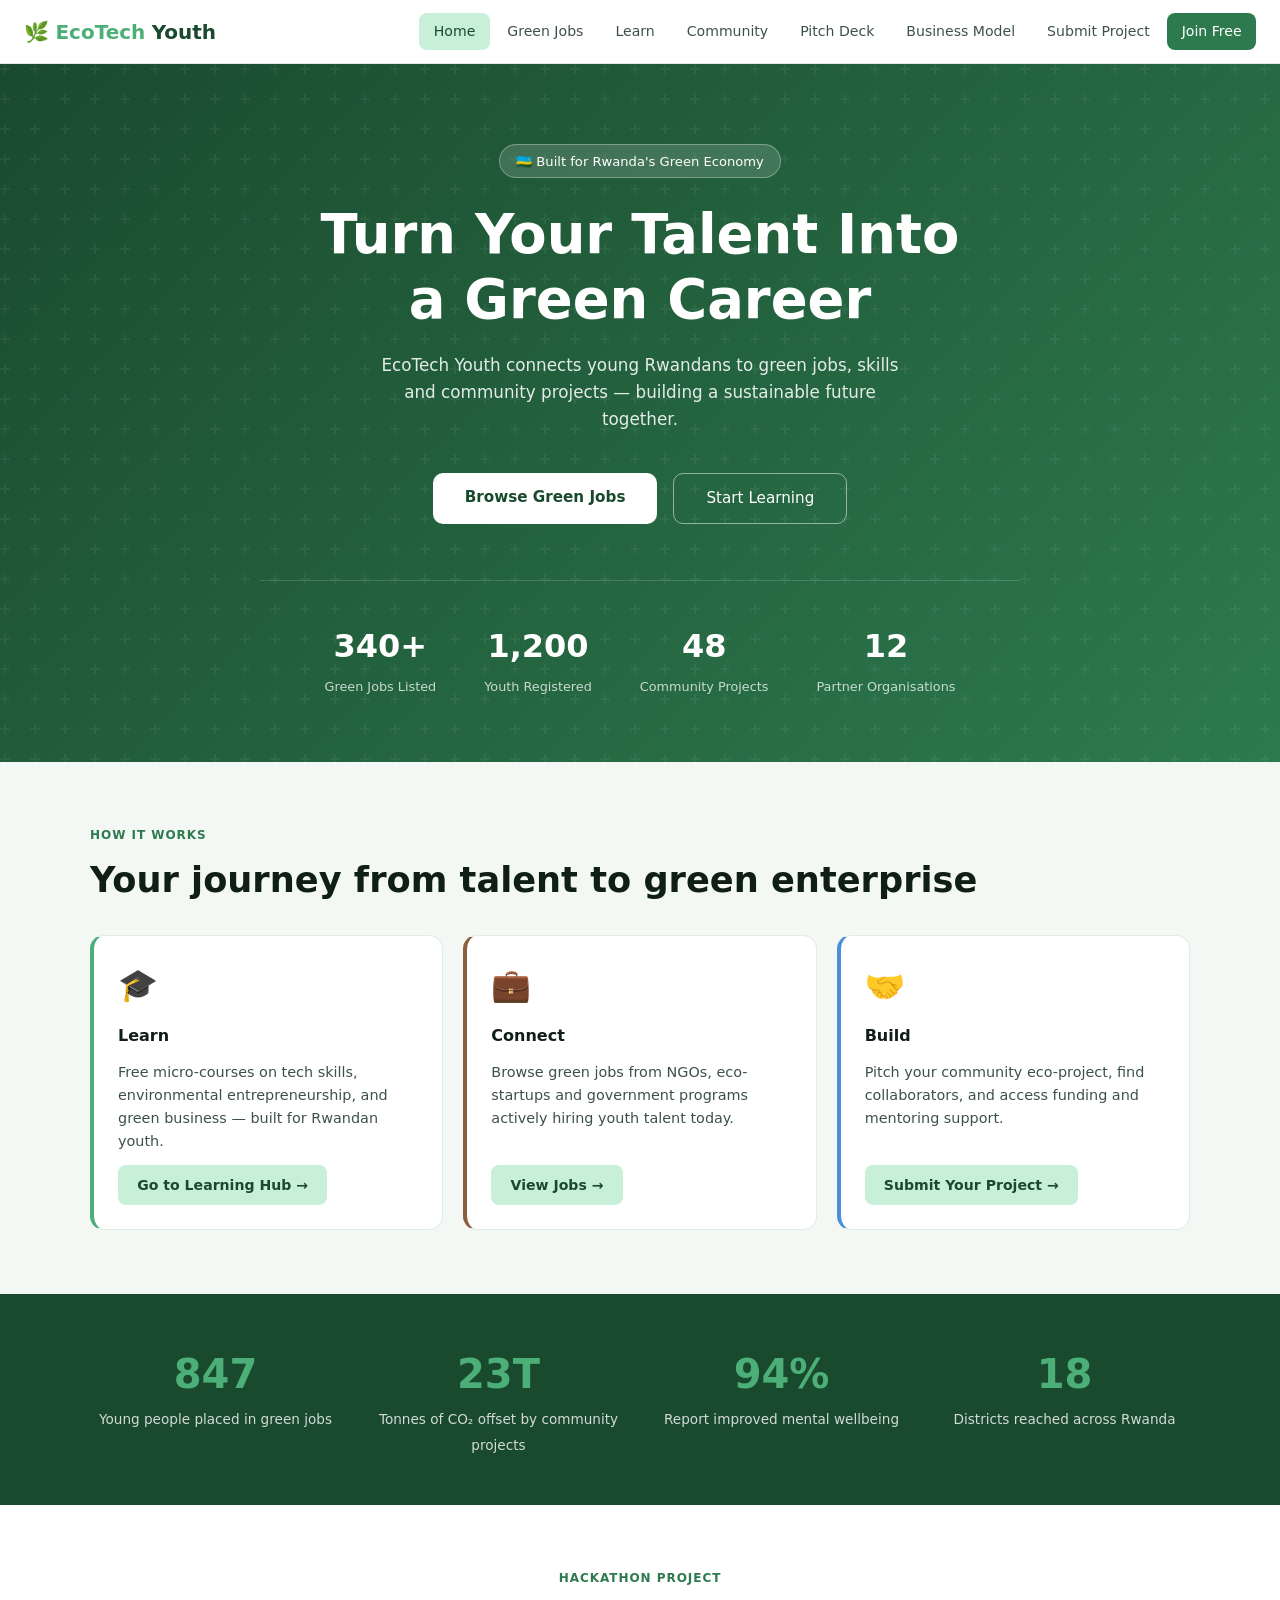
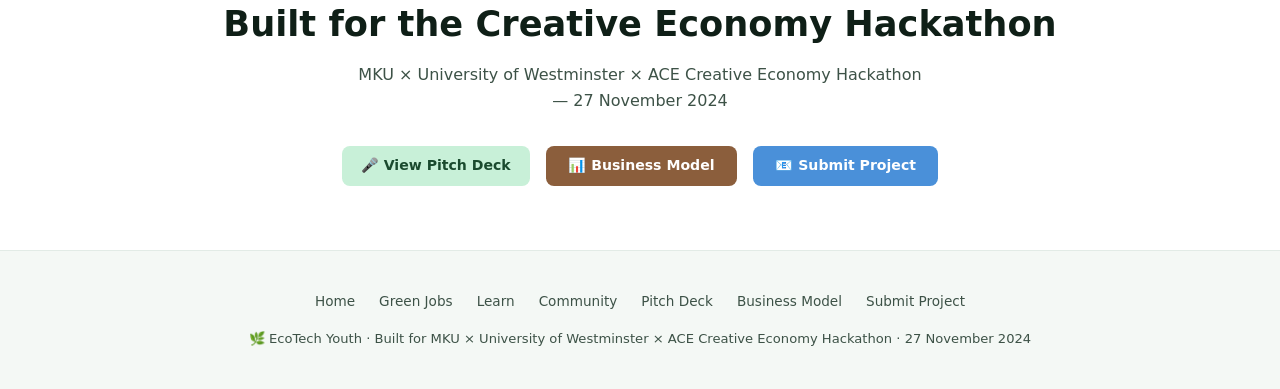
<file: index.html>
<!DOCTYPE html>
<html lang="en">
<head>
<meta charset="UTF-8">
<meta name="viewport" content="width=device-width, initial-scale=1">
<title>EcoTech Youth — Rwanda's Green Economy Platform</title>
<link rel="stylesheet" href="css/style.css">
</head>
<body>

<nav>
  <div class="logo" onclick="window.location='index.html'">🌿 <span>EcoTech</span>Youth</div>
  <button class="ham" onclick="document.getElementById('navlinks').classList.toggle('open')">☰</button>
  <ul id="navlinks">
    <li><a href="index.html" class="active">Home</a></li>
    <li><a href="jobs.html">Green Jobs</a></li>
    <li><a href="learn.html">Learn</a></li>
    <li><a href="community.html">Community</a></li>
    <li><a href="pitch.html">Pitch Deck</a></li>
    <li><a href="enterprise.html">Business Model</a></li>
    <li><a href="submit.html">Submit Project</a></li>
    <li><a href="#" class="cta" onclick="document.getElementById('join-modal').classList.add('open')">Join Free</a></li>
  </ul>
</nav>

<!-- HERO -->
<div class="hero">
  <div class="hero-inner">
    <span class="badge">🇷🇼 Built for Rwanda's Green Economy</span>
    <h1>Turn Your Talent Into<br>a Green Career</h1>
    <p>EcoTech Youth connects young Rwandans to green jobs, skills and community projects — building a sustainable future together.</p>
    <div class="hero-btns">
      <a href="jobs.html" class="btn-primary">Browse Green Jobs</a>
      <a href="learn.html" class="btn-outline">Start Learning</a>
    </div>
    <div class="hero-stats">
      <div class="stat"><span class="num">340+</span><span class="lbl">Green Jobs Listed</span></div>
      <div class="stat"><span class="num">1,200</span><span class="lbl">Youth Registered</span></div>
      <div class="stat"><span class="num">48</span><span class="lbl">Community Projects</span></div>
      <div class="stat"><span class="num">12</span><span class="lbl">Partner Organisations</span></div>
    </div>
  </div>
</div>

<!-- HOW IT WORKS -->
<section class="light-bg">
  <div class="container">
    <div class="section-label">How it works</div>
    <h2>Your journey from talent to green enterprise</h2>
    <div class="card-grid">
      <div class="card accent-green">
        <div class="card-icon">🎓</div>
        <h3>Learn</h3>
        <p>Free micro-courses on tech skills, environmental entrepreneurship, and green business — built for Rwandan youth.</p>
        <a href="learn.html" class="btn-green">Go to Learning Hub →</a>
      </div>
      <div class="card accent-earth">
        <div class="card-icon">💼</div>
        <h3>Connect</h3>
        <p>Browse green jobs from NGOs, eco-startups and government programs actively hiring youth talent today.</p>
        <a href="jobs.html" class="btn-green">View Jobs →</a>
      </div>
      <div class="card accent-blue">
        <div class="card-icon">🤝</div>
        <h3>Build</h3>
        <p>Pitch your community eco-project, find collaborators, and access funding and mentoring support.</p>
        <a href="submit.html" class="btn-green">Submit Your Project →</a>
      </div>
    </div>
  </div>
</section>

<!-- IMPACT STRIP -->
<div class="impact-strip">
  <div class="container impact-grid">
    <div><span class="inum">847</span><span class="ilbl">Young people placed in green jobs</span></div>
    <div><span class="inum">23T</span><span class="ilbl">Tonnes of CO₂ offset by community projects</span></div>
    <div><span class="inum">94%</span><span class="ilbl">Report improved mental wellbeing</span></div>
    <div><span class="inum">18</span><span class="ilbl">Districts reached across Rwanda</span></div>
  </div>
</div>

<!-- HACKATHON SECTION -->
<section>
  <div class="container text-center">
    <div class="section-label">Hackathon Project</div>
    <h2>Built for the Creative Economy Hackathon</h2>
    <p class="sub-text">MKU × University of Westminster × ACE Creative Economy Hackathon — 27 November 2024</p>
    <div class="btn-row">
      <a href="pitch.html" class="btn-green">🎤 View Pitch Deck</a>
      <a href="enterprise.html" class="btn-earth">📊 Business Model</a>
      <a href="submit.html" class="btn-blue">📧 Submit Project</a>
    </div>
  </div>
</section>

<!-- JOIN MODAL -->
<div class="modal-overlay" id="join-modal" onclick="if(event.target===this)this.classList.remove('open')">
  <div class="modal-box">
    <button class="modal-close" onclick="document.getElementById('join-modal').classList.remove('open')">✕</button>
    <div id="join-form">
      <h3>Join EcoTech Youth</h3>
      <p>Connect to Rwanda's green economy — free for all youth.</p>
      <input type="text" id="jn" placeholder="Full name" class="form-input">
      <input type="email" id="je" placeholder="Email address" class="form-input">
      <input type="text" id="ju" placeholder="University / Institution" class="form-input">
      <button class="btn-submit" onclick="joinSuccess()">Join the Platform</button>
    </div>
    <div id="join-success" style="display:none;text-align:center;padding:1.5rem 0">
      <div style="font-size:3rem">✅</div>
      <h4>Welcome to EcoTech Youth!</h4>
      <p>You're now part of Rwanda's green economy movement.</p>
    </div>
  </div>
</div>

<div class="toast" id="toast"></div>

<footer>
  <div class="footer-links">
    <a href="index.html">Home</a>
    <a href="jobs.html">Green Jobs</a>
    <a href="learn.html">Learn</a>
    <a href="community.html">Community</a>
    <a href="pitch.html">Pitch Deck</a>
    <a href="enterprise.html">Business Model</a>
    <a href="submit.html">Submit Project</a>
  </div>
  <p class="footer-copy">🌿 EcoTech Youth · Built for MKU × University of Westminster × ACE Creative Economy Hackathon · 27 November 2024</p>
</footer>

<script src="js/main.js"></script>
<script>
function joinSuccess(){
  if(!document.getElementById('jn').value||!document.getElementById('je').value){showToast('Please fill in name and email');return;}
  document.getElementById('join-form').style.display='none';
  document.getElementById('join-success').style.display='block';
}
</script>
</body>
</html>
</file>
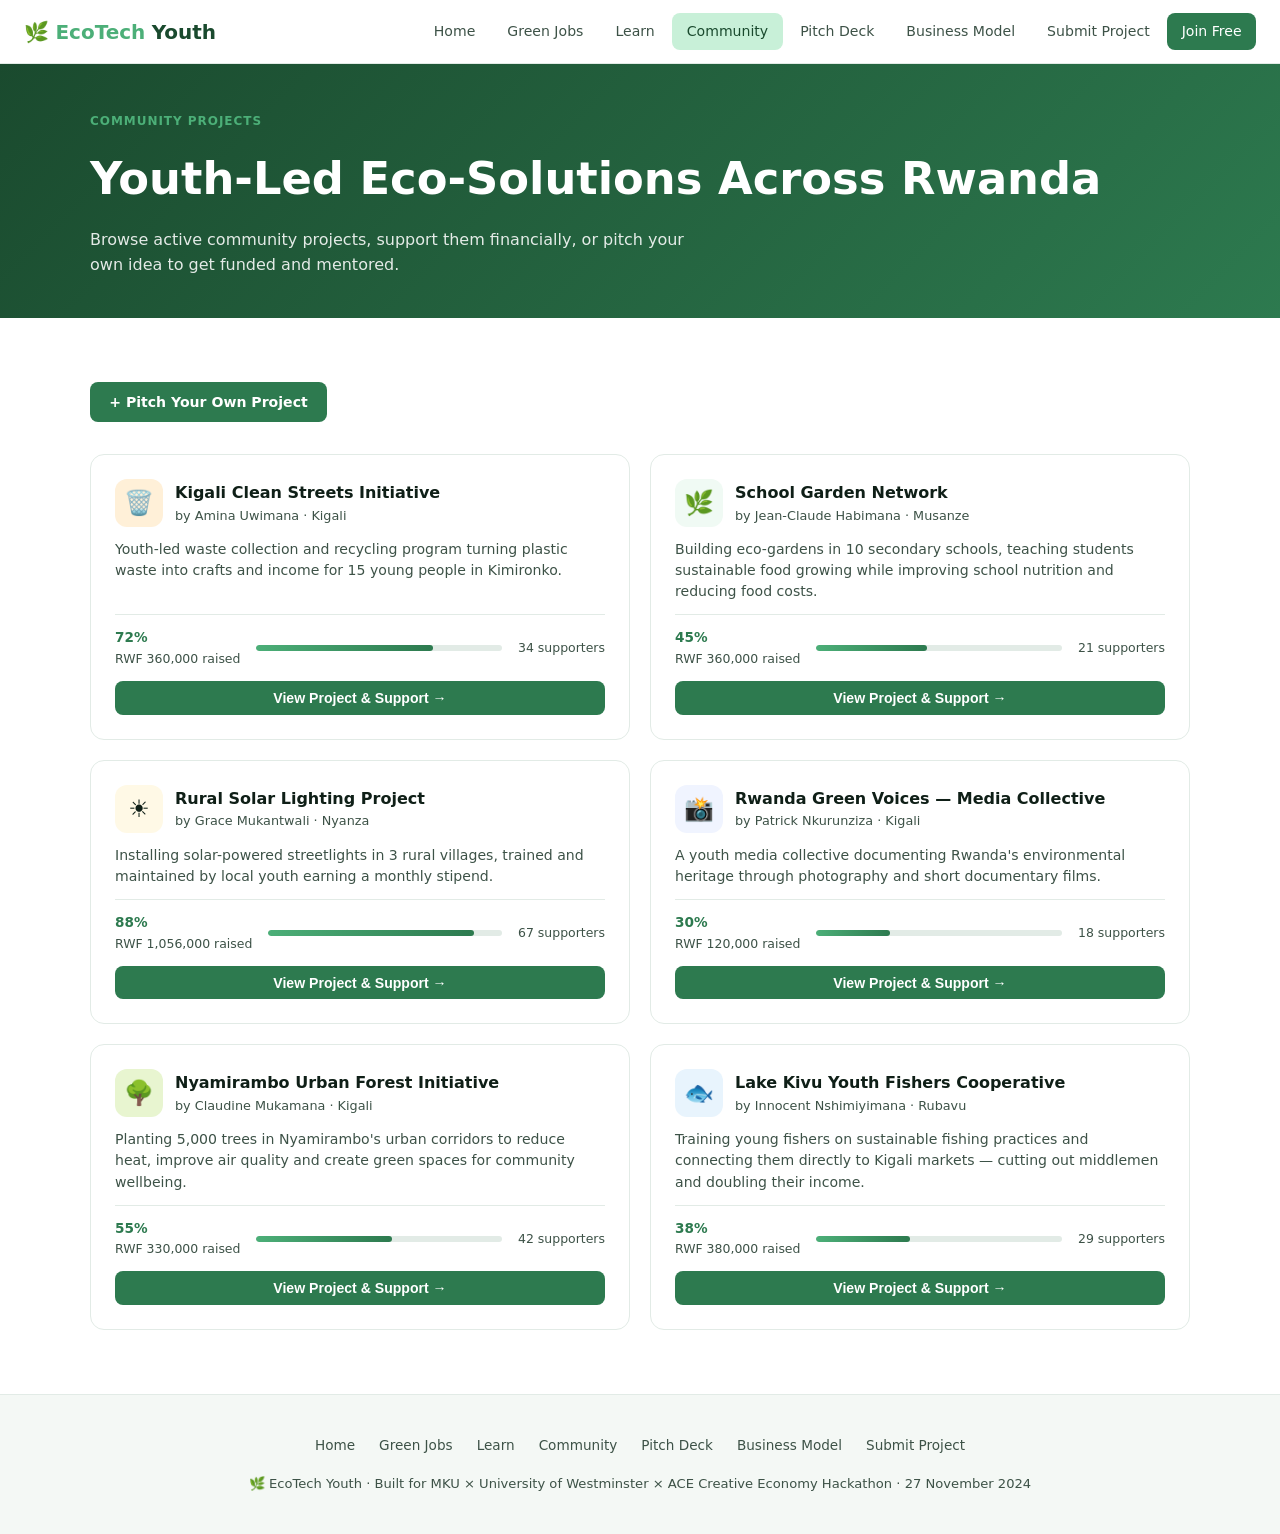
<file: community.html>
<!DOCTYPE html>
<html lang="en">
<head>
<meta charset="UTF-8">
<meta name="viewport" content="width=device-width, initial-scale=1">
<title>Community Projects — EcoTech Youth</title>
<link rel="stylesheet" href="css/style.css">
</head>
<body>

<nav>
  <div class="logo" onclick="window.location='index.html'">🌿 <span>EcoTech</span>Youth</div>
  <button class="ham" onclick="document.getElementById('navlinks').classList.toggle('open')">☰</button>
  <ul id="navlinks">
    <li><a href="index.html">Home</a></li>
    <li><a href="jobs.html">Green Jobs</a></li>
    <li><a href="learn.html">Learn</a></li>
    <li><a href="community.html" class="active">Community</a></li>
    <li><a href="pitch.html">Pitch Deck</a></li>
    <li><a href="enterprise.html">Business Model</a></li>
    <li><a href="submit.html">Submit Project</a></li>
    <li><a href="index.html#" class="cta">Join Free</a></li>
  </ul>
</nav>

<div class="page-header">
  <div class="container">
    <div class="section-label">Community Projects</div>
    <h1>Youth-Led Eco-Solutions Across Rwanda</h1>
    <p>Browse active community projects, support them financially, or pitch your own idea to get funded and mentored.</p>
  </div>
</div>

<section>
  <div class="container">
    <div style="margin-bottom:2rem">
      <a href="submit.html" class="btn-solid">+ Pitch Your Own Project</a>
    </div>
    <div class="community-grid" id="community-grid"></div>
  </div>
</section>

<!-- PROJECT DETAIL MODAL -->
<div class="modal-overlay" id="proj-modal" onclick="if(event.target===this)this.classList.remove('open')">
  <div class="modal-box">
    <button class="modal-close" onclick="document.getElementById('proj-modal').classList.remove('open')">✕</button>
    <div class="modal-header">
      <div class="modal-icon" id="pm-icon"></div>
      <div>
        <div class="modal-title" id="pm-title" style="font-size:1.2rem;margin-bottom:.2rem"></div>
        <div style="font-size:.85rem;color:var(--is)" id="pm-auth"></div>
      </div>
    </div>
    <div class="project-stats">
      <div class="proj-stat"><span class="proj-stat-num" id="pm-raised"></span><span class="proj-stat-lbl">Raised</span></div>
      <div class="proj-stat"><span class="proj-stat-num" id="pm-goal"></span><span class="proj-stat-lbl">Goal</span></div>
      <div class="proj-stat"><span class="proj-stat-num" id="pm-sup"></span><span class="proj-stat-lbl">Supporters</span></div>
    </div>
    <div style="margin:1rem 0">
      <div style="display:flex;justify-content:space-between;font-size:.85rem;margin-bottom:.4rem">
        <span id="pm-pct-lbl" style="font-weight:600;color:var(--gm)"></span>
        <span id="pm-dl" style="color:var(--is)"></span>
      </div>
      <div class="fund-bar" style="height:10px;border-radius:100px;overflow:hidden;background:var(--gl2)">
        <div class="fund-fill" id="pm-fill"></div>
      </div>
    </div>
    <div class="modal-section">
      <div class="modal-section-label">About This Project</div>
      <p id="pm-desc" style="font-size:.9rem;color:var(--is);line-height:1.6"></p>
    </div>
    <div class="modal-section">
      <div class="modal-section-label">The Problem Being Solved</div>
      <p id="pm-problem" style="font-size:.9rem;color:var(--is);line-height:1.6"></p>
    </div>
    <div class="modal-section">
      <div class="modal-section-label">Impact So Far</div>
      <ul class="modal-list" id="pm-impact"></ul>
    </div>
    <div class="modal-section">
      <div class="modal-section-label">How Your Support Helps</div>
      <p id="pm-help" style="font-size:.9rem;color:var(--is);line-height:1.6"></p>
    </div>
    <div class="modal-actions">
      <button class="btn-solid" onclick="showToast('Thank you for your support! ❤️ Payment processing coming soon.'); document.getElementById('proj-modal').classList.remove('open')">❤️ Support This Project</button>
      <button class="ghost-btn" onclick="document.getElementById('proj-modal').classList.remove('open')">Close</button>
    </div>
  </div>
</div>

<div class="toast" id="toast"></div>

<footer>
  <div class="footer-links">
    <a href="index.html">Home</a><a href="jobs.html">Green Jobs</a>
    <a href="learn.html">Learn</a><a href="community.html">Community</a>
    <a href="pitch.html">Pitch Deck</a><a href="enterprise.html">Business Model</a>
    <a href="submit.html">Submit Project</a>
  </div>
  <p class="footer-copy">🌿 EcoTech Youth · Built for MKU × University of Westminster × ACE Creative Economy Hackathon · 27 November 2024</p>
</footer>

<script src="js/main.js"></script>
<script>
const PROJECTS = [
  { e:'🗑️', bg:'#fff0d8', title:'Kigali Clean Streets Initiative', auth:'by Amina Uwimana · Kigali',
    desc:'Youth-led waste collection and recycling program turning plastic waste into crafts and income for 15 young people in Kimironko.',
    pct:72, goal:'RWF 500,000', raised:'RWF 360,000', sup:34, dl:'Campaign ends Dec 31',
    problem:'Kimironko market generates over 2 tonnes of plastic waste weekly with no formal collection system. Youth unemployment in the area is at 38%. This project solves both problems simultaneously.',
    impact:['15 youth employed as waste collectors and craft makers','2.3 tonnes of plastic diverted from landfill in 3 months','12 schools supplied with recycled plastic furniture','Featured in The New Times Rwanda as a youth innovation story'],
    help:'Every RWF 10,000 donated funds one youth worker for a week, covering tools, transport and a living stipend while they build toward self-sustainability.' },
  { e:'🌿', bg:'#f0faf4', title:'School Garden Network', auth:'by Jean-Claude Habimana · Musanze',
    desc:'Building eco-gardens in 10 secondary schools, teaching students sustainable food growing while improving school nutrition and reducing food costs.',
    pct:45, goal:'RWF 800,000', raised:'RWF 360,000', sup:21, dl:'Campaign ends Jan 15',
    problem:'Many secondary schools in Musanze serve students one meal per day — often nutritionally poor. Students leave school with no practical agricultural skills despite agriculture being Rwanda\'s largest employer.',
    impact:['3 schools already have functioning gardens producing food','420 students trained in organic growing techniques','Estimated 15% reduction in school food costs where gardens are active','2 teachers certified as sustainable agriculture trainers'],
    help:'RWF 50,000 funds one complete school garden bed including seeds, tools, irrigation tubing and ongoing mentoring for the student eco-club that runs it.' },
  { e:'☀️', bg:'#fff9e6', title:'Rural Solar Lighting Project', auth:'by Grace Mukantwali · Nyanza',
    desc:'Installing solar-powered streetlights in 3 rural villages, trained and maintained by local youth earning a monthly stipend.',
    pct:88, goal:'RWF 1,200,000', raised:'RWF 1,056,000', sup:67, dl:'Almost funded!',
    problem:'Three villages in Nyanza sector have no street lighting, making evening movement — especially for women and girls — unsafe. Children cannot study after dark. Local businesses close at sunset.',
    impact:['24 solar streetlights installed across 2 villages so far','6 youth trained as solar technicians earning RWF 40,000/mo','60% increase in evening market activity reported','Girls\' school attendance up 18% since lighting installed'],
    help:'We are 88% funded! Just RWF 144,000 more completes the third village. Every contribution goes directly to the final installation and 6-month maintenance fund.' },
  { e:'📸', bg:'#f0f4ff', title:'Rwanda Green Voices — Media Collective', auth:'by Patrick Nkurunziza · Kigali',
    desc:'A youth media collective documenting Rwanda\'s environmental heritage through photography and short documentary films.',
    pct:30, goal:'RWF 400,000', raised:'RWF 120,000', sup:18, dl:'Campaign ends Feb 1',
    problem:'Rwanda\'s extraordinary natural heritage is underrepresented in locally produced media. International outlets tell Rwanda\'s environmental story while Rwandan youth creators lack equipment and platforms.',
    impact:['4 short documentary films produced and published on YouTube','3 photography exhibitions held in Kigali with 800+ attendees','2 young photographers placed in paid freelance roles','Partnership secured with Visit Rwanda for content distribution'],
    help:'Funds go directly to camera equipment, film editing software licenses, and stipends for 8 young documentary makers during their 3-month production cycle.' },
  { e:'🌳', bg:'#e8f5d0', title:'Nyamirambo Urban Forest Initiative', auth:'by Claudine Mukamana · Kigali',
    desc:'Planting 5,000 trees in Nyamirambo\'s urban corridors to reduce heat, improve air quality and create green spaces for community wellbeing.',
    pct:55, goal:'RWF 600,000', raised:'RWF 330,000', sup:42, dl:'Campaign ends Jan 30',
    problem:'Nyamirambo is one of Kigali\'s most densely populated areas with minimal green cover. Urban heat is increasing, air quality is declining and youth have no green spaces for recreation and mental health.',
    impact:['1,800 trees planted across 6 streets so far','30 youth trained as urban foresters and paid as tree wardens','3 community gardens established alongside tree planting sites','Partnership signed with Kigali City for maintenance support'],
    help:'RWF 15,000 plants, stakes and waters one tree for its first year of establishment. Your contribution directly grows Kigali\'s green canopy.' },
  { e:'🐟', bg:'#e8f4fd', title:'Lake Kivu Youth Fishers Cooperative', auth:'by Innocent Nshimiyimana · Rubavu',
    desc:'Training young fishers on sustainable fishing practices and connecting them directly to Kigali markets — cutting out middlemen and doubling their income.',
    pct:38, goal:'RWF 1,000,000', raised:'RWF 380,000', sup:29, dl:'Campaign ends Feb 15',
    problem:'Lake Kivu fishing communities are caught in a cycle of overfishing and poverty. Youth leave for cities while fish stocks decline. Sustainable practices exist but are not reaching young fishers.',
    impact:['45 young fishers trained in sustainable fishing and catch limits','Direct market links established with 3 Kigali restaurants and 2 supermarkets','Average fisher income increased by 65% through direct sales','Lake monitoring programme launched with REMA partnership'],
    help:'RWF 20,000 funds one young fisher\'s training, sustainable fishing kit and market registration — giving them the tools to build a viable livelihood without harming the lake.' }
];

function renderProjects() {
  document.getElementById('community-grid').innerHTML = PROJECTS.map((p, i) => `
    <div class="card clickable" data-pi="${i}" style="display:flex;flex-direction:column;gap:.75rem">
      <div class="project-head">
        <div class="project-icon" style="background:${p.bg}">${p.e}</div>
        <div><div class="project-title">${p.title}</div><div class="project-author">${p.auth}</div></div>
      </div>
      <p style="font-size:.88rem;color:var(--is);line-height:1.5;flex:1">${p.desc}</p>
      <div class="fund-row">
        <div><div class="fund-pct">${p.pct}%</div><div class="fund-lbl">${p.raised} raised</div></div>
        <div class="fund-bar"><div class="fund-fill" style="width:${p.pct}%"></div></div>
        <div style="text-align:right"><div style="font-size:.78rem;color:var(--is)">${p.sup} supporters</div></div>
      </div>
      <button class="btn-solid">View Project & Support →</button>
    </div>`).join('');
  document.querySelectorAll('#community-grid .card').forEach(card => {
    card.addEventListener('click', () => openProject(+card.dataset.pi));
  });
}

function openProject(i) {
  const p = PROJECTS[i];
  document.getElementById('pm-icon').textContent = p.e;
  document.getElementById('pm-icon').style.background = p.bg;
  document.getElementById('pm-title').textContent = p.title;
  document.getElementById('pm-auth').textContent = p.auth;
  document.getElementById('pm-raised').textContent = p.raised;
  document.getElementById('pm-goal').textContent = p.goal;
  document.getElementById('pm-sup').textContent = p.sup + ' people';
  document.getElementById('pm-pct-lbl').textContent = p.pct + '% funded';
  document.getElementById('pm-dl').textContent = p.dl;
  document.getElementById('pm-fill').style.width = p.pct + '%';
  document.getElementById('pm-desc').textContent = p.desc;
  document.getElementById('pm-problem').textContent = p.problem;
  document.getElementById('pm-impact').innerHTML = p.impact.map(im => `<li>${im}</li>`).join('');
  document.getElementById('pm-help').textContent = p.help;
  document.getElementById('proj-modal').classList.add('open');
}

renderProjects();
</script>
</body>
</html>
</file>
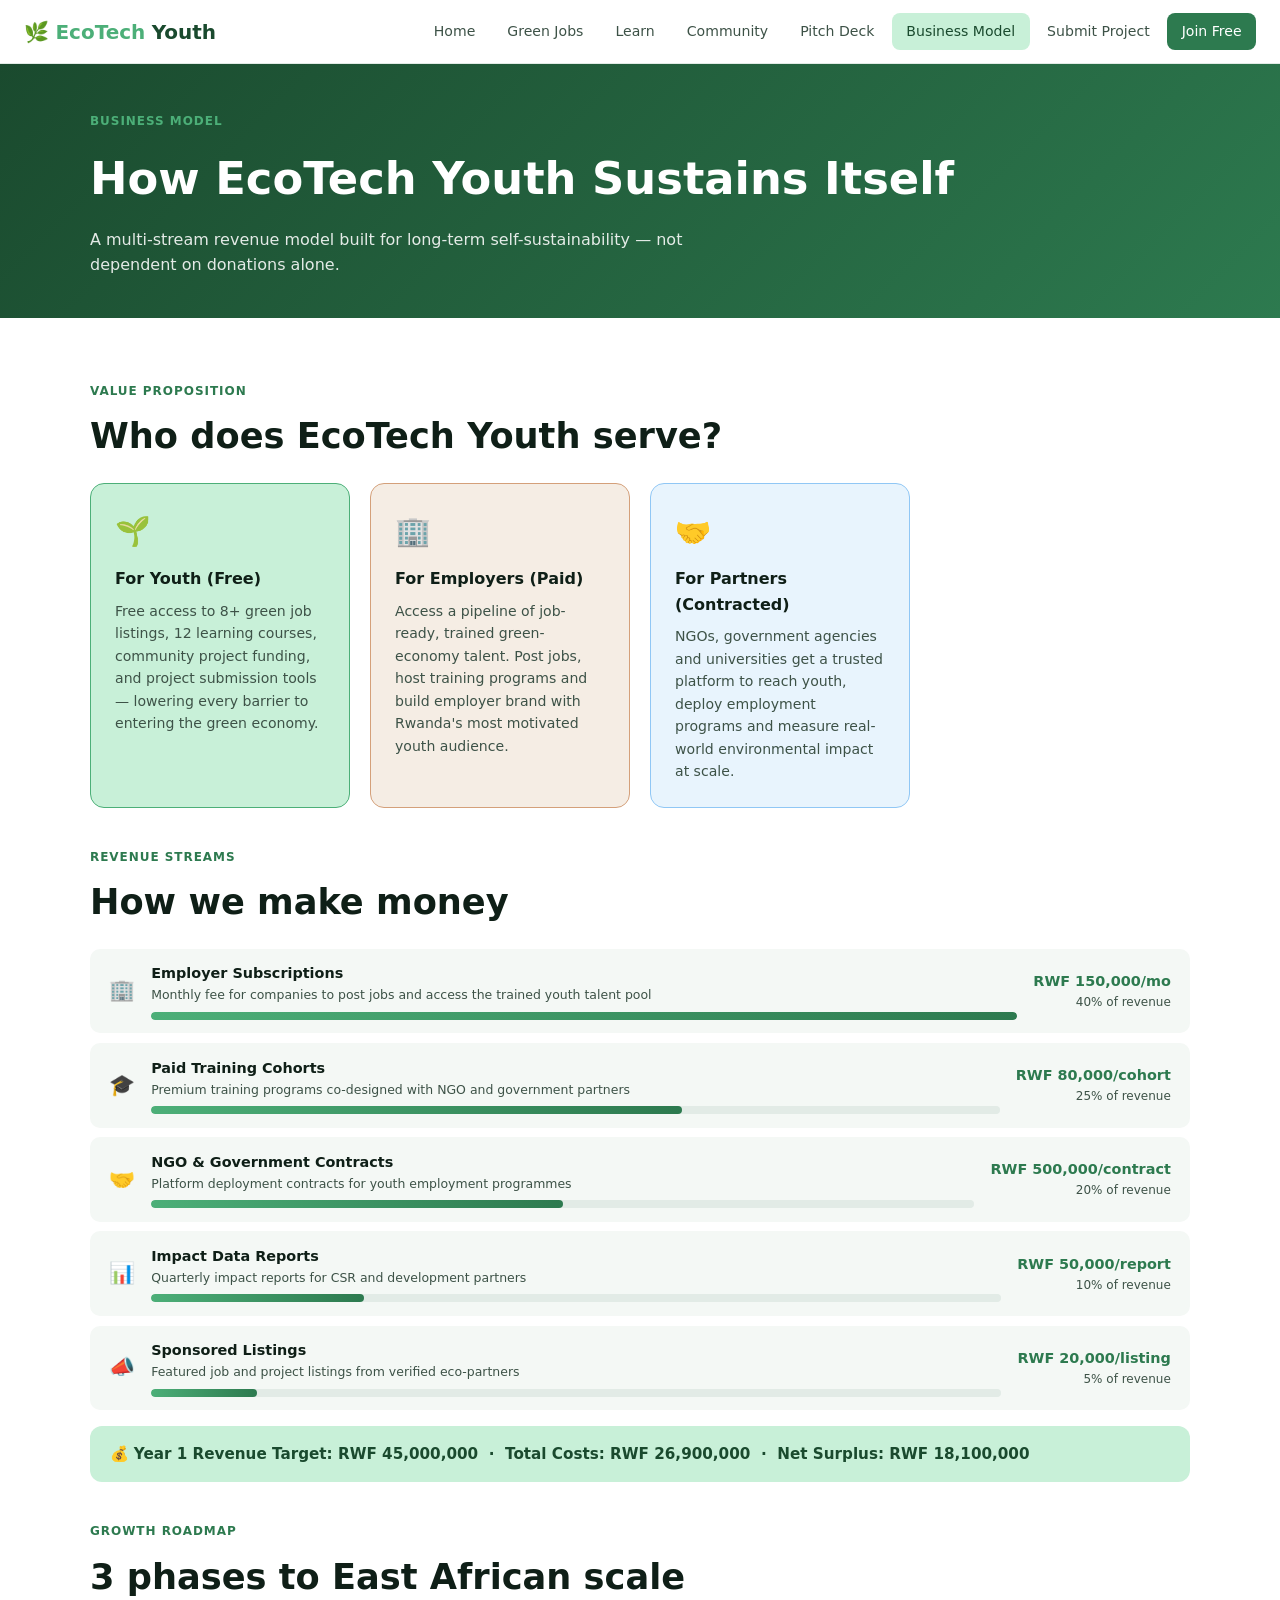
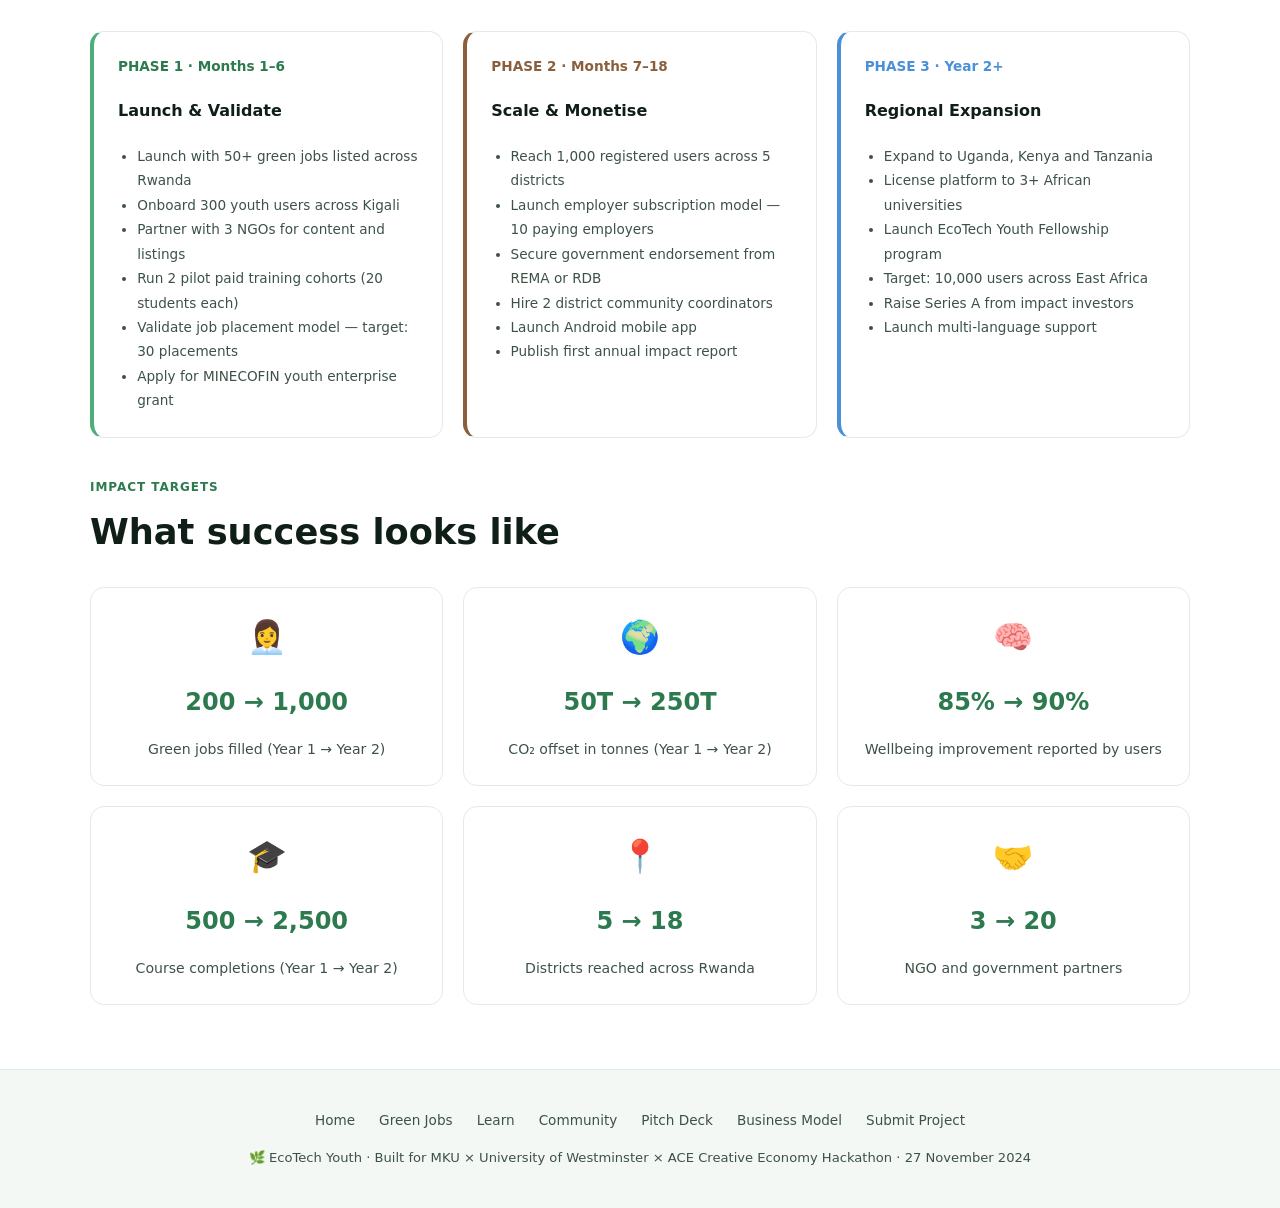
<file: enterprise.html>
<!DOCTYPE html>
<html lang="en">
<head>
<meta charset="UTF-8">
<meta name="viewport" content="width=device-width, initial-scale=1">
<title>Business Model — EcoTech Youth</title>
<link rel="stylesheet" href="css/style.css">
</head>
<body>

<nav>
  <div class="logo" onclick="window.location='index.html'">🌿 <span>EcoTech</span>Youth</div>
  <button class="ham" onclick="document.getElementById('navlinks').classList.toggle('open')">☰</button>
  <ul id="navlinks">
    <li><a href="index.html">Home</a></li>
    <li><a href="jobs.html">Green Jobs</a></li>
    <li><a href="learn.html">Learn</a></li>
    <li><a href="community.html">Community</a></li>
    <li><a href="pitch.html">Pitch Deck</a></li>
    <li><a href="enterprise.html" class="active">Business Model</a></li>
    <li><a href="submit.html">Submit Project</a></li>
    <li><a href="index.html#" class="cta">Join Free</a></li>
  </ul>
</nav>

<div class="page-header">
  <div class="container">
    <div class="section-label">Business Model</div>
    <h1>How EcoTech Youth Sustains Itself</h1>
    <p>A multi-stream revenue model built for long-term self-sustainability — not dependent on donations alone.</p>
  </div>
</div>

<section>
  <div class="container">

    <div class="section-label">Value Proposition</div>
    <h2 style="margin-bottom:1.5rem">Who does EcoTech Youth serve?</h2>
    <div class="biz-grid">
      <div class="biz-card" style="background:var(--gl);border-color:var(--gf)">
        <div style="font-size:1.8rem;margin-bottom:.75rem">🌱</div>
        <div style="font-weight:600;font-size:1rem;margin-bottom:.5rem">For Youth (Free)</div>
        <p style="font-size:.88rem;color:var(--is);line-height:1.6">Free access to 8+ green job listings, 12 learning courses, community project funding, and project submission tools — lowering every barrier to entering the green economy.</p>
      </div>
      <div class="biz-card" style="background:var(--el);border-color:#d4a07a">
        <div style="font-size:1.8rem;margin-bottom:.75rem">🏢</div>
        <div style="font-weight:600;font-size:1rem;margin-bottom:.5rem">For Employers (Paid)</div>
        <p style="font-size:.88rem;color:var(--is);line-height:1.6">Access a pipeline of job-ready, trained green-economy talent. Post jobs, host training programs and build employer brand with Rwanda's most motivated youth audience.</p>
      </div>
      <div class="biz-card" style="background:var(--sky);border-color:#90c7f5">
        <div style="font-size:1.8rem;margin-bottom:.75rem">🤝</div>
        <div style="font-weight:600;font-size:1rem;margin-bottom:.5rem">For Partners (Contracted)</div>
        <p style="font-size:.88rem;color:var(--is);line-height:1.6">NGOs, government agencies and universities get a trusted platform to reach youth, deploy employment programs and measure real-world environmental impact at scale.</p>
      </div>
    </div>

    <div class="section-label" style="margin-top:2.5rem">Revenue Streams</div>
    <h2 style="margin-bottom:1.5rem">How we make money</h2>
    <div class="rev-row">
      <div style="font-size:1.3rem">🏢</div>
      <div style="flex:2"><div class="rev-name">Employer Subscriptions</div><div style="font-size:.78rem;color:var(--is)">Monthly fee for companies to post jobs and access the trained youth talent pool</div><div class="rev-bar-wrap" style="margin-top:.4rem"><div class="rev-bar" style="width:100%"></div></div></div>
      <div style="text-align:right"><div class="rev-amount">RWF 150,000/mo</div><div style="font-size:.75rem;color:var(--is)">40% of revenue</div></div>
    </div>
    <div class="rev-row">
      <div style="font-size:1.3rem">🎓</div>
      <div style="flex:2"><div class="rev-name">Paid Training Cohorts</div><div style="font-size:.78rem;color:var(--is)">Premium training programs co-designed with NGO and government partners</div><div class="rev-bar-wrap" style="margin-top:.4rem"><div class="rev-bar" style="width:62.5%"></div></div></div>
      <div style="text-align:right"><div class="rev-amount">RWF 80,000/cohort</div><div style="font-size:.75rem;color:var(--is)">25% of revenue</div></div>
    </div>
    <div class="rev-row">
      <div style="font-size:1.3rem">🤝</div>
      <div style="flex:2"><div class="rev-name">NGO & Government Contracts</div><div style="font-size:.78rem;color:var(--is)">Platform deployment contracts for youth employment programmes</div><div class="rev-bar-wrap" style="margin-top:.4rem"><div class="rev-bar" style="width:50%"></div></div></div>
      <div style="text-align:right"><div class="rev-amount">RWF 500,000/contract</div><div style="font-size:.75rem;color:var(--is)">20% of revenue</div></div>
    </div>
    <div class="rev-row">
      <div style="font-size:1.3rem">📊</div>
      <div style="flex:2"><div class="rev-name">Impact Data Reports</div><div style="font-size:.78rem;color:var(--is)">Quarterly impact reports for CSR and development partners</div><div class="rev-bar-wrap" style="margin-top:.4rem"><div class="rev-bar" style="width:25%"></div></div></div>
      <div style="text-align:right"><div class="rev-amount">RWF 50,000/report</div><div style="font-size:.75rem;color:var(--is)">10% of revenue</div></div>
    </div>
    <div class="rev-row">
      <div style="font-size:1.3rem">📣</div>
      <div style="flex:2"><div class="rev-name">Sponsored Listings</div><div style="font-size:.78rem;color:var(--is)">Featured job and project listings from verified eco-partners</div><div class="rev-bar-wrap" style="margin-top:.4rem"><div class="rev-bar" style="width:12.5%"></div></div></div>
      <div style="text-align:right"><div class="rev-amount">RWF 20,000/listing</div><div style="font-size:.75rem;color:var(--is)">5% of revenue</div></div>
    </div>
    <div style="background:var(--gl);border-radius:12px;padding:1rem 1.25rem;margin-top:1rem;font-size:.95rem;color:var(--gd)">
      💰 <strong>Year 1 Revenue Target: RWF 45,000,000 &nbsp;·&nbsp; Total Costs: RWF 26,900,000 &nbsp;·&nbsp; Net Surplus: RWF 18,100,000</strong>
    </div>

    <div class="section-label" style="margin-top:2.5rem">Growth Roadmap</div>
    <h2 style="margin-bottom:1.5rem">3 phases to East African scale</h2>
    <div class="card-grid">
      <div class="card accent-green">
        <div style="font-weight:700;font-size:.85rem;color:var(--gm);margin-bottom:.5rem">PHASE 1 · Months 1–6</div>
        <h3>Launch & Validate</h3>
        <ul style="font-size:.85rem;color:var(--is);line-height:1.8;padding-left:1.2rem;margin-top:.5rem">
          <li>Launch with 50+ green jobs listed across Rwanda</li>
          <li>Onboard 300 youth users across Kigali</li>
          <li>Partner with 3 NGOs for content and listings</li>
          <li>Run 2 pilot paid training cohorts (20 students each)</li>
          <li>Validate job placement model — target: 30 placements</li>
          <li>Apply for MINECOFIN youth enterprise grant</li>
        </ul>
      </div>
      <div class="card accent-earth">
        <div style="font-weight:700;font-size:.85rem;color:var(--ea);margin-bottom:.5rem">PHASE 2 · Months 7–18</div>
        <h3>Scale & Monetise</h3>
        <ul style="font-size:.85rem;color:var(--is);line-height:1.8;padding-left:1.2rem;margin-top:.5rem">
          <li>Reach 1,000 registered users across 5 districts</li>
          <li>Launch employer subscription model — 10 paying employers</li>
          <li>Secure government endorsement from REMA or RDB</li>
          <li>Hire 2 district community coordinators</li>
          <li>Launch Android mobile app</li>
          <li>Publish first annual impact report</li>
        </ul>
      </div>
      <div class="card accent-blue">
        <div style="font-weight:700;font-size:.85rem;color:var(--blue);margin-bottom:.5rem">PHASE 3 · Year 2+</div>
        <h3>Regional Expansion</h3>
        <ul style="font-size:.85rem;color:var(--is);line-height:1.8;padding-left:1.2rem;margin-top:.5rem">
          <li>Expand to Uganda, Kenya and Tanzania</li>
          <li>License platform to 3+ African universities</li>
          <li>Launch EcoTech Youth Fellowship program</li>
          <li>Target: 10,000 users across East Africa</li>
          <li>Raise Series A from impact investors</li>
          <li>Launch multi-language support</li>
        </ul>
      </div>
    </div>

    <div class="section-label" style="margin-top:2.5rem">Impact Targets</div>
    <h2 style="margin-bottom:1.5rem">What success looks like</h2>
    <div class="card-grid">
      <div class="card" style="text-align:center"><div style="font-size:2rem;margin-bottom:.5rem">👩‍💼</div><div style="font-weight:700;font-size:1.5rem;color:var(--gm)">200 → 1,000</div><div style="font-size:.88rem;color:var(--is);margin-top:.3rem">Green jobs filled (Year 1 → Year 2)</div></div>
      <div class="card" style="text-align:center"><div style="font-size:2rem;margin-bottom:.5rem">🌍</div><div style="font-weight:700;font-size:1.5rem;color:var(--gm)">50T → 250T</div><div style="font-size:.88rem;color:var(--is);margin-top:.3rem">CO₂ offset in tonnes (Year 1 → Year 2)</div></div>
      <div class="card" style="text-align:center"><div style="font-size:2rem;margin-bottom:.5rem">🧠</div><div style="font-weight:700;font-size:1.5rem;color:var(--gm)">85% → 90%</div><div style="font-size:.88rem;color:var(--is);margin-top:.3rem">Wellbeing improvement reported by users</div></div>
      <div class="card" style="text-align:center"><div style="font-size:2rem;margin-bottom:.5rem">🎓</div><div style="font-weight:700;font-size:1.5rem;color:var(--gm)">500 → 2,500</div><div style="font-size:.88rem;color:var(--is);margin-top:.3rem">Course completions (Year 1 → Year 2)</div></div>
      <div class="card" style="text-align:center"><div style="font-size:2rem;margin-bottom:.5rem">📍</div><div style="font-weight:700;font-size:1.5rem;color:var(--gm)">5 → 18</div><div style="font-size:.88rem;color:var(--is);margin-top:.3rem">Districts reached across Rwanda</div></div>
      <div class="card" style="text-align:center"><div style="font-size:2rem;margin-bottom:.5rem">🤝</div><div style="font-weight:700;font-size:1.5rem;color:var(--gm)">3 → 20</div><div style="font-size:.88rem;color:var(--is);margin-top:.3rem">NGO and government partners</div></div>
    </div>

  </div>
</section>

<div class="toast" id="toast"></div>

<footer>
  <div class="footer-links">
    <a href="index.html">Home</a><a href="jobs.html">Green Jobs</a>
    <a href="learn.html">Learn</a><a href="community.html">Community</a>
    <a href="pitch.html">Pitch Deck</a><a href="enterprise.html">Business Model</a>
    <a href="submit.html">Submit Project</a>
  </div>
  <p class="footer-copy">🌿 EcoTech Youth · Built for MKU × University of Westminster × ACE Creative Economy Hackathon · 27 November 2024</p>
</footer>

<script src="js/main.js"></script>
</body>
</html>
</file>
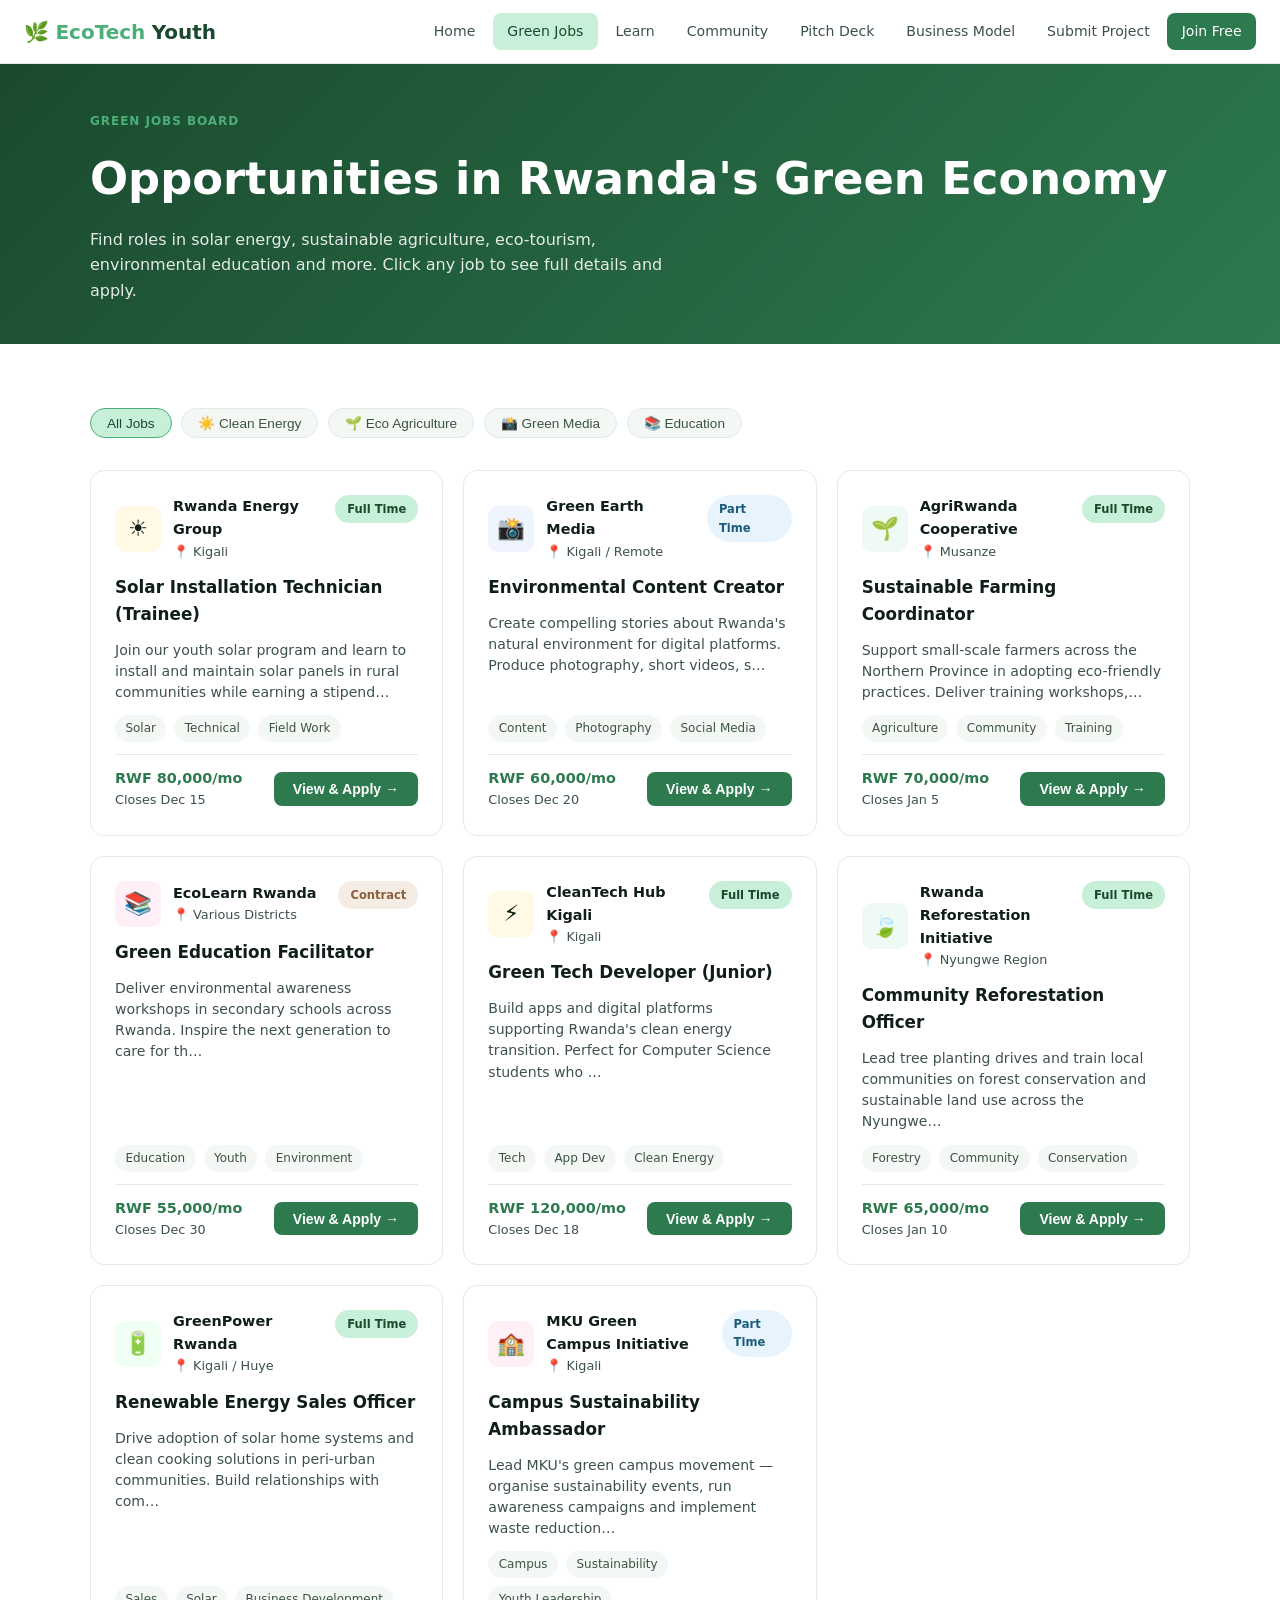
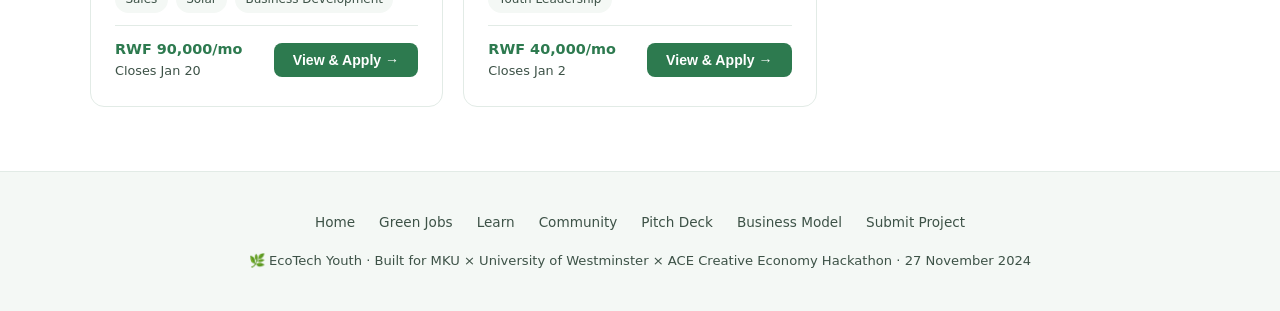
<file: jobs.html>
<!DOCTYPE html>
<html lang="en">
<head>
<meta charset="UTF-8">
<meta name="viewport" content="width=device-width, initial-scale=1">
<title>Green Jobs — EcoTech Youth</title>
<link rel="stylesheet" href="css/style.css">
</head>
<body>

<nav>
  <div class="logo" onclick="window.location='index.html'">🌿 <span>EcoTech</span>Youth</div>
  <button class="ham" onclick="document.getElementById('navlinks').classList.toggle('open')">☰</button>
  <ul id="navlinks">
    <li><a href="index.html">Home</a></li>
    <li><a href="jobs.html" class="active">Green Jobs</a></li>
    <li><a href="learn.html">Learn</a></li>
    <li><a href="community.html">Community</a></li>
    <li><a href="pitch.html">Pitch Deck</a></li>
    <li><a href="enterprise.html">Business Model</a></li>
    <li><a href="submit.html">Submit Project</a></li>
    <li><a href="index.html#" class="cta">Join Free</a></li>
  </ul>
</nav>

<div class="page-header">
  <div class="container">
    <div class="section-label">Green Jobs Board</div>
    <h1>Opportunities in Rwanda's Green Economy</h1>
    <p>Find roles in solar energy, sustainable agriculture, eco-tourism, environmental education and more. Click any job to see full details and apply.</p>
  </div>
</div>

<section>
  <div class="container">
    <div class="filters" id="job-filters">
      <button class="filter-btn active" data-cat="all">All Jobs</button>
      <button class="filter-btn" data-cat="energy">☀️ Clean Energy</button>
      <button class="filter-btn" data-cat="agri">🌱 Eco Agriculture</button>
      <button class="filter-btn" data-cat="media">📸 Green Media</button>
      <button class="filter-btn" data-cat="education">📚 Education</button>
    </div>
    <div class="card-grid" id="jobs-grid"></div>
  </div>
</section>

<!-- JOB DETAIL MODAL -->
<div class="modal-overlay" id="job-modal" onclick="if(event.target===this)this.classList.remove('open')">
  <div class="modal-box">
    <button class="modal-close" onclick="document.getElementById('job-modal').classList.remove('open')">✕</button>
    <div class="modal-header">
      <div class="modal-icon" id="m-icon"></div>
      <div>
        <div class="modal-org" id="m-org"></div>
        <div class="modal-loc" id="m-loc"></div>
      </div>
    </div>
    <div class="modal-title" id="m-title"></div>
    <div class="modal-info-row">
      <div class="modal-info-item"><div class="info-label">💰 Salary</div><div class="info-val" id="m-pay"></div></div>
      <div class="modal-info-item"><div class="info-label">📋 Type</div><div class="info-val" id="m-badge"></div></div>
      <div class="modal-info-item"><div class="info-label">📅 Deadline</div><div class="info-val" id="m-dl"></div></div>
      <div class="modal-info-item"><div class="info-label">📍 Location</div><div class="info-val" id="m-loc2"></div></div>
    </div>
    <div class="modal-section">
      <div class="modal-section-label">About the Role</div>
      <p id="m-desc"></p>
    </div>
    <div class="modal-section">
      <div class="modal-section-label">What You'll Do</div>
      <ul class="modal-list" id="m-duties"></ul>
    </div>
    <div class="modal-section">
      <div class="modal-section-label">Requirements</div>
      <ul class="modal-list" id="m-reqs"></ul>
    </div>
    <div class="modal-section">
      <div class="modal-section-label">What We Offer</div>
      <ul class="modal-list" id="m-offer"></ul>
    </div>
    <div class="modal-actions">
      <button class="btn-solid" onclick="showToast('Application started! Check your email for next steps ✅'); document.getElementById('job-modal').classList.remove('open')">Apply Now</button>
      <button class="ghost-btn" onclick="document.getElementById('job-modal').classList.remove('open')">Close</button>
    </div>
  </div>
</div>

<div class="toast" id="toast"></div>

<footer>
  <div class="footer-links">
    <a href="index.html">Home</a><a href="jobs.html">Green Jobs</a>
    <a href="learn.html">Learn</a><a href="community.html">Community</a>
    <a href="pitch.html">Pitch Deck</a><a href="enterprise.html">Business Model</a>
    <a href="submit.html">Submit Project</a>
  </div>
  <p class="footer-copy">🌿 EcoTech Youth · Built for MKU × University of Westminster × ACE Creative Economy Hackathon · 27 November 2024</p>
</footer>

<script src="js/main.js"></script>
<script src="data/jobs.js"></script>
<script>
function renderJobs(cat) {
  const list = cat === 'all' ? JOBS : JOBS.filter(j => j.cat === cat);
  document.getElementById('jobs-grid').innerHTML = list.map((j, i) => `
    <div class="card clickable job-card" data-i="${JOBS.indexOf(j)}">
      <div class="job-top">
        <div class="job-org">
          <div class="org-icon" style="background:${j.bg}">${j.icon}</div>
          <div><div class="org-name">${j.org}</div><div class="org-loc">📍 ${j.loc}</div></div>
        </div>
        <span class="${j.bc}">${j.badge}</span>
      </div>
      <div class="job-title">${j.title}</div>
      <div class="job-desc">${j.desc.substring(0, 120)}…</div>
      <div class="job-tags">${j.tags.map(t => `<span class="tag">${t}</span>`).join('')}</div>
      <div class="job-footer">
        <div><div class="job-pay">${j.pay}</div><div class="job-dl">${j.dl}</div></div>
        <button class="btn-solid">View & Apply →</button>
      </div>
    </div>`).join('');
  document.querySelectorAll('.job-card').forEach(card => {
    card.addEventListener('click', () => openJob(+card.dataset.i));
  });
}

function openJob(i) {
  const j = JOBS[i];
  document.getElementById('m-icon').textContent = j.icon;
  document.getElementById('m-icon').style.background = j.bg;
  document.getElementById('m-org').textContent = j.org;
  document.getElementById('m-loc').textContent = '📍 ' + j.loc;
  document.getElementById('m-title').textContent = j.title;
  document.getElementById('m-pay').textContent = j.pay;
  document.getElementById('m-badge').textContent = j.badge;
  document.getElementById('m-dl').textContent = j.dl;
  document.getElementById('m-loc2').textContent = j.loc;
  document.getElementById('m-desc').textContent = j.desc;
  document.getElementById('m-duties').innerHTML = j.duties.map(d => `<li>${d}</li>`).join('');
  document.getElementById('m-reqs').innerHTML = j.reqs.map(r => `<li>${r}</li>`).join('');
  document.getElementById('m-offer').innerHTML = j.offer.map(o => `<li>${o}</li>`).join('');
  document.getElementById('job-modal').classList.add('open');
}

document.getElementById('job-filters').addEventListener('click', e => {
  const btn = e.target.closest('.filter-btn');
  if (!btn) return;
  document.querySelectorAll('.filter-btn').forEach(b => b.classList.remove('active'));
  btn.classList.add('active');
  renderJobs(btn.dataset.cat);
});

renderJobs('all');
</script>
</body>
</html>
</file>
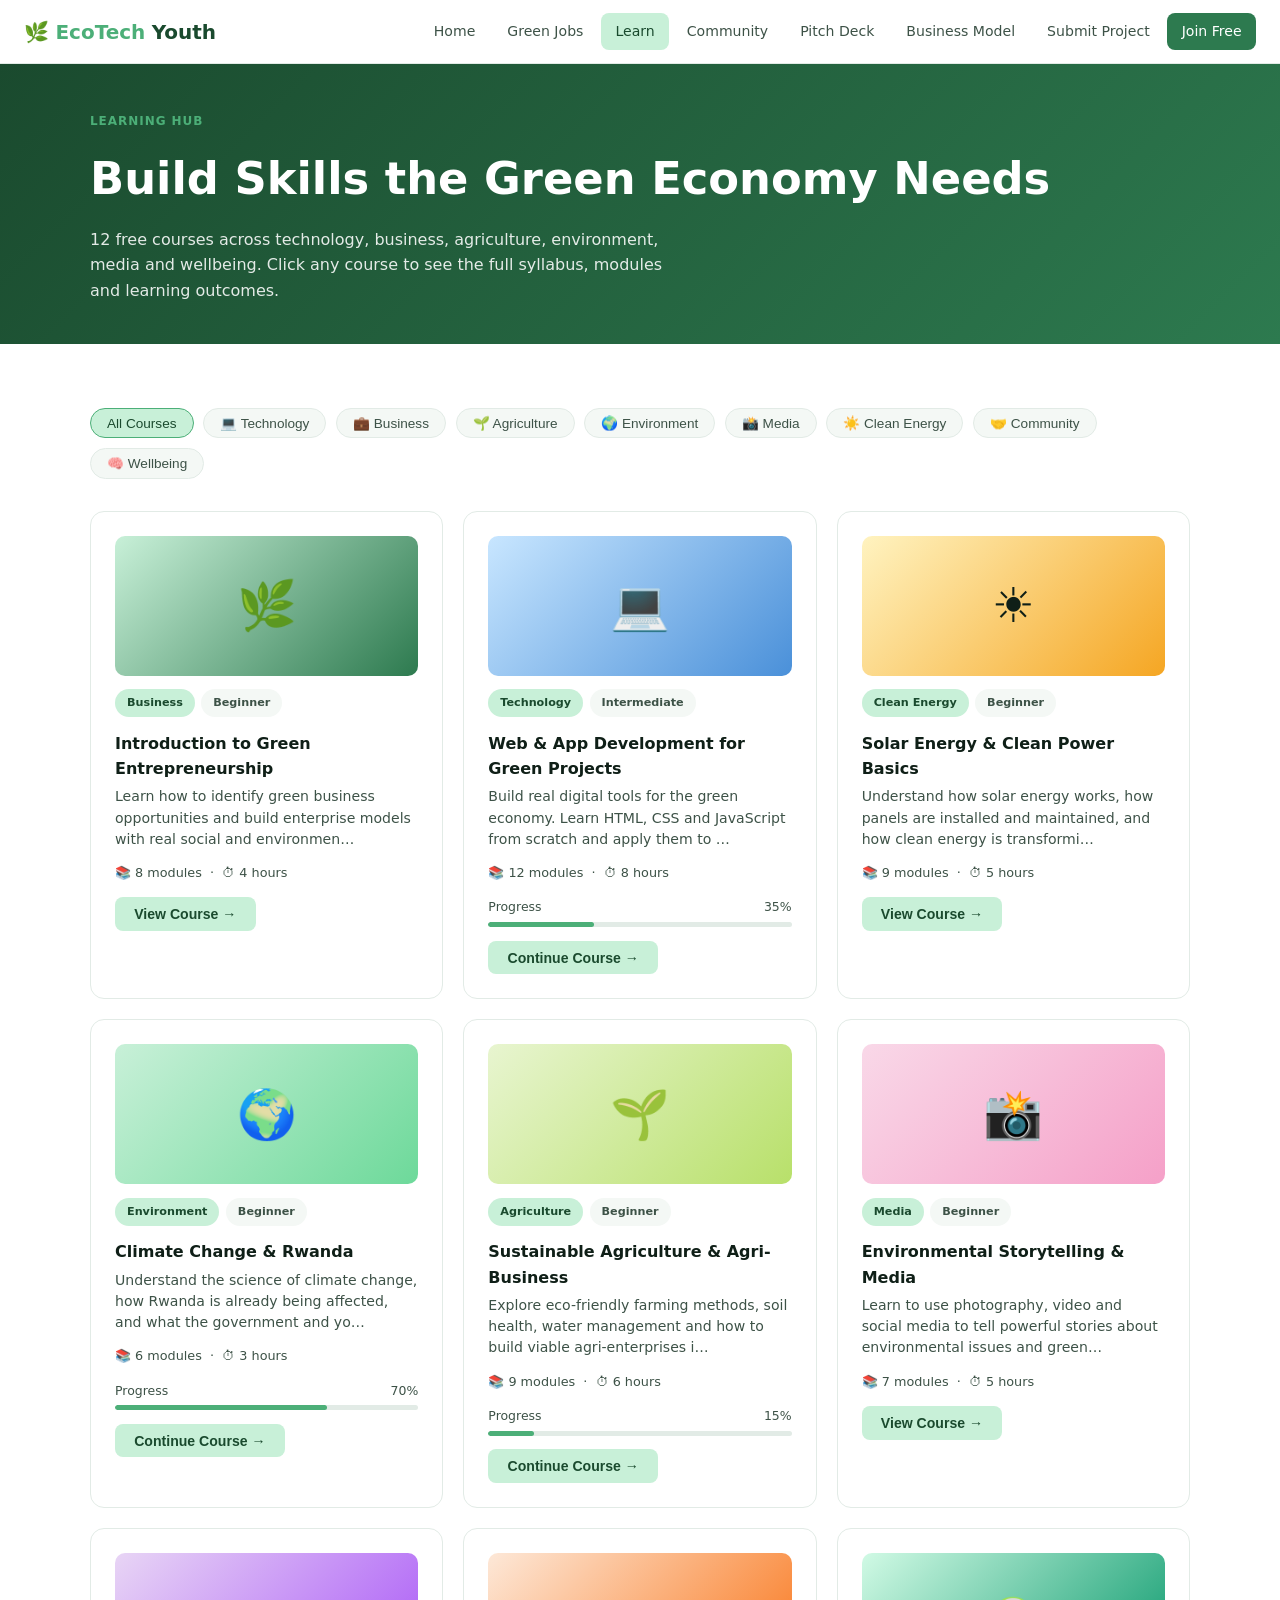
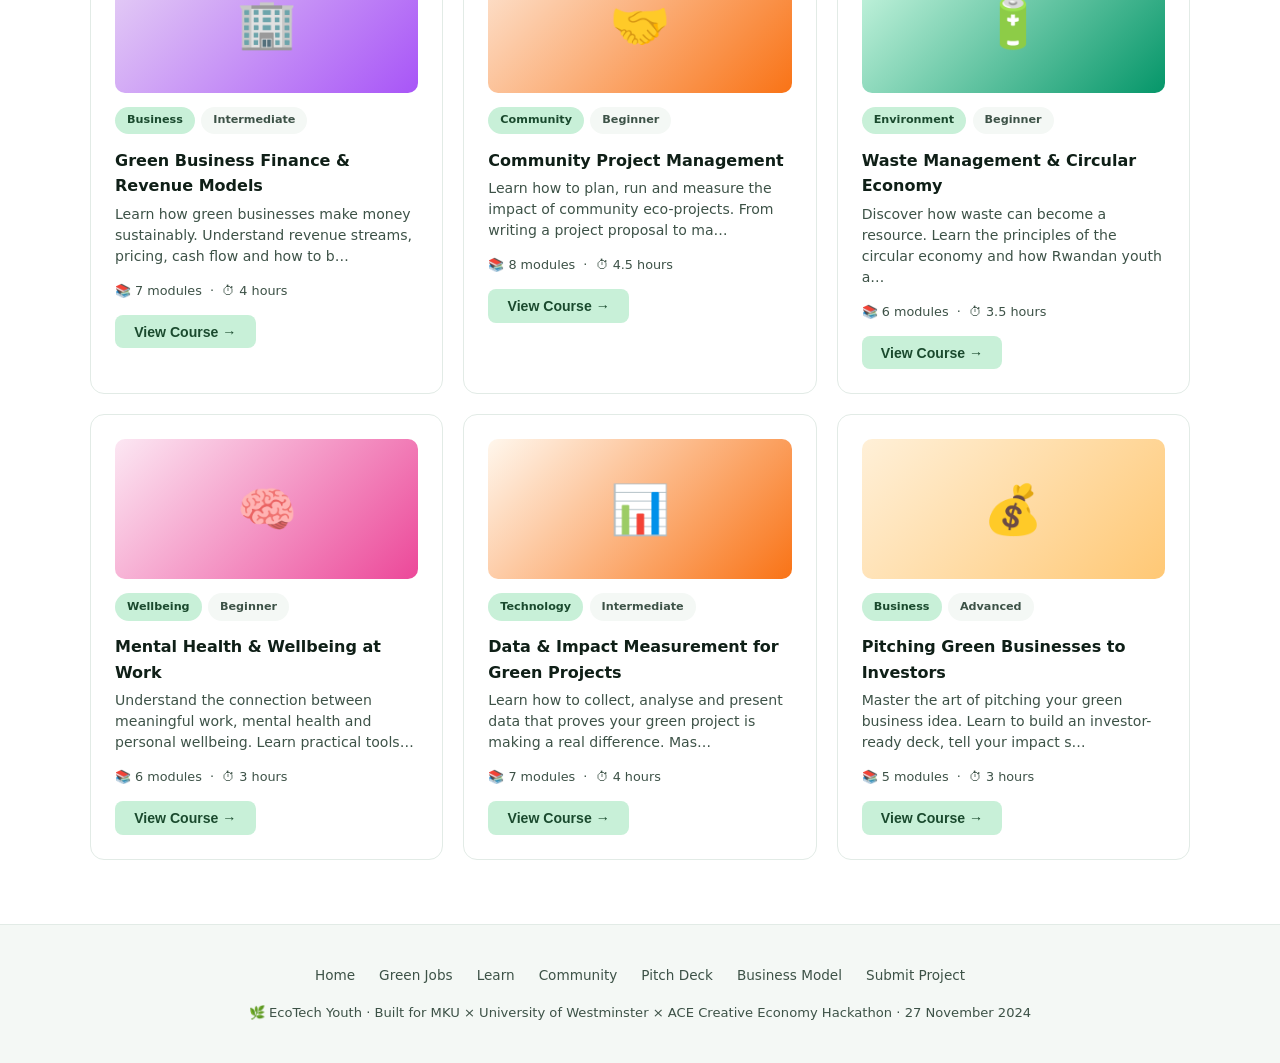
<file: learn.html>
<!DOCTYPE html>
<html lang="en">
<head>
<meta charset="UTF-8">
<meta name="viewport" content="width=device-width, initial-scale=1">
<title>Learning Hub — EcoTech Youth</title>
<link rel="stylesheet" href="css/style.css">
</head>
<body>

<nav>
  <div class="logo" onclick="window.location='index.html'">🌿 <span>EcoTech</span>Youth</div>
  <button class="ham" onclick="document.getElementById('navlinks').classList.toggle('open')">☰</button>
  <ul id="navlinks">
    <li><a href="index.html">Home</a></li>
    <li><a href="jobs.html">Green Jobs</a></li>
    <li><a href="learn.html" class="active">Learn</a></li>
    <li><a href="community.html">Community</a></li>
    <li><a href="pitch.html">Pitch Deck</a></li>
    <li><a href="enterprise.html">Business Model</a></li>
    <li><a href="submit.html">Submit Project</a></li>
    <li><a href="index.html#" class="cta">Join Free</a></li>
  </ul>
</nav>

<div class="page-header">
  <div class="container">
    <div class="section-label">Learning Hub</div>
    <h1>Build Skills the Green Economy Needs</h1>
    <p>12 free courses across technology, business, agriculture, environment, media and wellbeing. Click any course to see the full syllabus, modules and learning outcomes.</p>
  </div>
</div>

<section>
  <div class="container">
    <div class="filters" id="course-filters">
      <button class="filter-btn active" data-cat="all">All Courses</button>
      <button class="filter-btn" data-cat="Technology">💻 Technology</button>
      <button class="filter-btn" data-cat="Business">💼 Business</button>
      <button class="filter-btn" data-cat="Agriculture">🌱 Agriculture</button>
      <button class="filter-btn" data-cat="Environment">🌍 Environment</button>
      <button class="filter-btn" data-cat="Media">📸 Media</button>
      <button class="filter-btn" data-cat="Clean Energy">☀️ Clean Energy</button>
      <button class="filter-btn" data-cat="Community">🤝 Community</button>
      <button class="filter-btn" data-cat="Wellbeing">🧠 Wellbeing</button>
    </div>
    <div class="card-grid" id="courses-grid"></div>
  </div>
</section>

<!-- COURSE DETAIL MODAL -->
<div class="modal-overlay" id="course-modal" onclick="if(event.target===this)this.classList.remove('open')">
  <div class="modal-box" style="max-width:660px;padding:0;overflow:hidden">
    <button class="modal-close" style="top:1rem;right:1rem;z-index:1" onclick="document.getElementById('course-modal').classList.remove('open')">✕</button>
    <div id="cm-hero" style="padding:2rem;display:flex;flex-direction:column;gap:.5rem">
      <div id="cm-emoji" style="font-size:3rem"></div>
      <div id="cm-title" style="font-size:1.4rem;font-weight:700;color:#fff;line-height:1.3"></div>
      <div id="cm-meta" style="display:flex;gap:.6rem;flex-wrap:wrap"></div>
    </div>
    <div style="padding:1.75rem">
      <div class="modal-section">
        <div class="modal-section-label">About This Course</div>
        <p id="cm-desc" style="font-size:.9rem;color:var(--is);line-height:1.6"></p>
      </div>
      <div id="cm-prog-wrap" style="display:none;margin-bottom:1.2rem">
        <div class="modal-section-label">Your Progress</div>
        <div style="display:flex;justify-content:space-between;font-size:.85rem;color:var(--is);margin-bottom:.4rem">
          <span id="cm-prog-lbl"></span><span id="cm-prog-pct"></span>
        </div>
        <div class="prog-bar"><div class="prog-fill" id="cm-prog-bar"></div></div>
      </div>
      <div class="modal-section">
        <div class="modal-section-label">Course Modules</div>
        <div class="module-list" id="cm-modules"></div>
      </div>
      <div class="modal-section">
        <div class="modal-section-label">What You'll Learn</div>
        <ul class="modal-list" id="cm-outcomes"></ul>
      </div>
      <div class="modal-actions">
        <button class="btn-solid" id="cm-start-btn">Start Course Free</button>
        <button class="ghost-btn" onclick="document.getElementById('course-modal').classList.remove('open')">Close</button>
      </div>
    </div>
  </div>
</div>

<div class="toast" id="toast"></div>

<footer>
  <div class="footer-links">
    <a href="index.html">Home</a><a href="jobs.html">Green Jobs</a>
    <a href="learn.html">Learn</a><a href="community.html">Community</a>
    <a href="pitch.html">Pitch Deck</a><a href="enterprise.html">Business Model</a>
    <a href="submit.html">Submit Project</a>
  </div>
  <p class="footer-copy">🌿 EcoTech Youth · Built for MKU × University of Westminster × ACE Creative Economy Hackathon · 27 November 2024</p>
</footer>

<script src="js/main.js"></script>
<script src="data/courses.js"></script>
<script>
function renderCourses(cat) {
  const list = cat === 'all' ? COURSES : COURSES.filter(c => c.cat === cat);
  document.getElementById('courses-grid').innerHTML = list.map(c => `
    <div class="card clickable" data-ci="${COURSES.indexOf(c)}" style="gap:.85rem">
      <div class="course-thumb" style="background:${c.bg}">${c.e}</div>
      <div style="display:flex;gap:.4rem;flex-wrap:wrap">
        <span class="badge-green" style="font-size:.7rem">${c.cat}</span>
        <span class="badge-grey" style="font-size:.7rem">${c.lvl}</span>
      </div>
      <div>
        <div class="course-title">${c.title}</div>
        <div class="course-desc" style="margin-top:.3rem">${c.desc.substring(0, 110)}…</div>
      </div>
      <div class="course-meta">
        <span>📚 ${c.mods} modules &nbsp;·&nbsp; ⏱ ${c.dur}</span>
      </div>
      ${c.prog > 0 ? `
        <div>
          <div style="display:flex;justify-content:space-between;font-size:.78rem;color:var(--is);margin-bottom:.3rem">
            <span>Progress</span><span>${c.prog}%</span>
          </div>
          <div class="prog-bar"><div class="prog-fill" style="width:${c.prog}%"></div></div>
        </div>` : ''}
      <button class="btn-green">${c.prog > 0 ? 'Continue Course →' : 'View Course →'}</button>
    </div>`).join('');
  document.querySelectorAll('#courses-grid .card').forEach(card => {
    card.addEventListener('click', () => openCourse(+card.dataset.ci));
  });
}

function openCourse(i) {
  const c = COURSES[i];
  const hero = document.getElementById('cm-hero');
  hero.style.background = c.bg;
  document.getElementById('cm-emoji').textContent = c.e;
  document.getElementById('cm-title').textContent = c.title;
  document.getElementById('cm-meta').innerHTML = `
    <span style="background:rgba(255,255,255,.2);color:#fff;font-size:.78rem;font-weight:600;padding:.3rem .75rem;border-radius:100px">📚 ${c.mods} modules</span>
    <span style="background:rgba(255,255,255,.2);color:#fff;font-size:.78rem;font-weight:600;padding:.3rem .75rem;border-radius:100px">⏱ ${c.dur}</span>
    <span style="background:rgba(255,255,255,.2);color:#fff;font-size:.78rem;font-weight:600;padding:.3rem .75rem;border-radius:100px">${c.lvl}</span>
    <span style="background:rgba(255,255,255,.2);color:#fff;font-size:.78rem;font-weight:600;padding:.3rem .75rem;border-radius:100px">${c.cat}</span>`;
  document.getElementById('cm-desc').textContent = c.desc;

  if (c.prog > 0) {
    document.getElementById('cm-prog-wrap').style.display = 'block';
    const done = Math.round(c.mods * c.prog / 100);
    document.getElementById('cm-prog-lbl').textContent = `${c.prog}% complete`;
    document.getElementById('cm-prog-pct').textContent = `${done} of ${c.mods} modules done`;
    document.getElementById('cm-prog-bar').style.width = c.prog + '%';
  } else {
    document.getElementById('cm-prog-wrap').style.display = 'none';
  }

  const done = Math.round(c.mods * c.prog / 100);
  document.getElementById('cm-modules').innerHTML = c.modules.map((m, mi) => `
    <div class="module-item">
      <div class="module-num ${mi < done ? 'module-done' : ''}">${mi < done ? '✓' : mi + 1}</div>
      <span>${m}</span>
    </div>`).join('');

  document.getElementById('cm-outcomes').innerHTML = c.outcomes.map(o => `<li>${o}</li>`).join('');
  document.getElementById('cm-start-btn').textContent = c.prog > 0 ? 'Continue Where You Left Off' : 'Start This Course Free';
  document.getElementById('cm-start-btn').onclick = () => {
    showToast(`${c.prog > 0 ? 'Resuming' : 'Starting'}: ${c.title} 🎓`);
    document.getElementById('course-modal').classList.remove('open');
  };
  document.getElementById('course-modal').classList.add('open');
}

document.getElementById('course-filters').addEventListener('click', e => {
  const btn = e.target.closest('.filter-btn');
  if (!btn) return;
  document.querySelectorAll('.filter-btn').forEach(b => b.classList.remove('active'));
  btn.classList.add('active');
  renderCourses(btn.dataset.cat);
});

renderCourses('all');
</script>
</body>
</html>
</file>
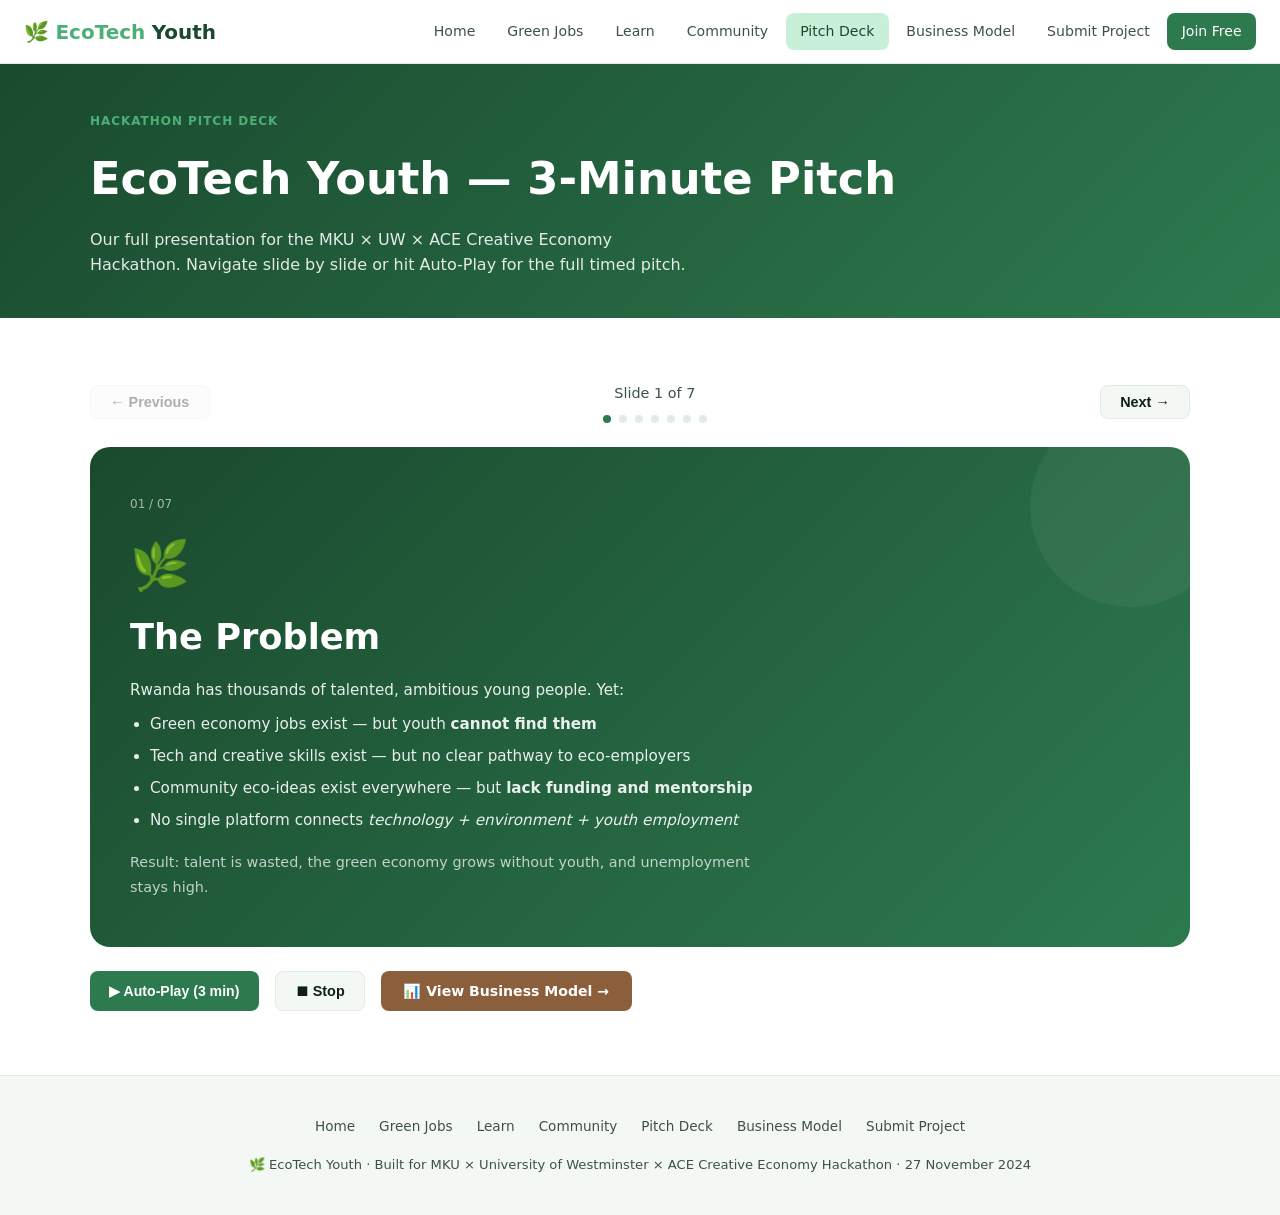
<file: pitch.html>
<!DOCTYPE html>
<html lang="en">
<head>
<meta charset="UTF-8">
<meta name="viewport" content="width=device-width, initial-scale=1">
<title>Pitch Deck — EcoTech Youth</title>
<link rel="stylesheet" href="css/style.css">
</head>
<body>

<nav>
  <div class="logo" onclick="window.location='index.html'">🌿 <span>EcoTech</span>Youth</div>
  <button class="ham" onclick="document.getElementById('navlinks').classList.toggle('open')">☰</button>
  <ul id="navlinks">
    <li><a href="index.html">Home</a></li>
    <li><a href="jobs.html">Green Jobs</a></li>
    <li><a href="learn.html">Learn</a></li>
    <li><a href="community.html">Community</a></li>
    <li><a href="pitch.html" class="active">Pitch Deck</a></li>
    <li><a href="enterprise.html">Business Model</a></li>
    <li><a href="submit.html">Submit Project</a></li>
    <li><a href="index.html#" class="cta">Join Free</a></li>
  </ul>
</nav>

<div class="page-header">
  <div class="container">
    <div class="section-label">Hackathon Pitch Deck</div>
    <h1>EcoTech Youth — 3-Minute Pitch</h1>
    <p>Our full presentation for the MKU × UW × ACE Creative Economy Hackathon. Navigate slide by slide or hit Auto-Play for the full timed pitch.</p>
  </div>
</div>

<section>
  <div class="container">
    <div class="slide-nav">
      <button class="ghost-btn" id="prev-btn" disabled>← Previous</button>
      <div style="display:flex;flex-direction:column;align-items:center;gap:.6rem">
        <div class="slide-counter" id="slide-ctr">Slide 1 of 7</div>
        <div class="dots" id="dots"></div>
      </div>
      <button class="ghost-btn" id="next-btn">Next →</button>
    </div>
    <div id="slides-wrap"></div>
    <div class="slide-controls">
      <button class="btn-solid" id="autoplay-btn">▶ Auto-Play (3 min)</button>
      <button class="ghost-btn" id="stop-btn">⏹ Stop</button>
      <a href="enterprise.html" class="btn-earth">📊 View Business Model →</a>
    </div>
  </div>
</section>

<div class="toast" id="toast"></div>

<footer>
  <div class="footer-links">
    <a href="index.html">Home</a><a href="jobs.html">Green Jobs</a>
    <a href="learn.html">Learn</a><a href="community.html">Community</a>
    <a href="pitch.html">Pitch Deck</a><a href="enterprise.html">Business Model</a>
    <a href="submit.html">Submit Project</a>
  </div>
  <p class="footer-copy">🌿 EcoTech Youth · Built for MKU × University of Westminster × ACE Creative Economy Hackathon · 27 November 2024</p>
</footer>

<script src="js/main.js"></script>
<script>
const SLIDES = [
  { n:'01 / 07', e:'🌿', t:'The Problem',
    b:`<p>Rwanda has thousands of talented, ambitious young people. Yet:</p>
    <ul><li>Green economy jobs exist — but youth <strong>cannot find them</strong></li>
    <li>Tech and creative skills exist — but no clear pathway to eco-employers</li>
    <li>Community eco-ideas exist everywhere — but <strong>lack funding and mentorship</strong></li>
    <li>No single platform connects <em>technology + environment + youth employment</em></li></ul>
    <p style="margin-top:1rem;opacity:.8;font-size:.9rem">Result: talent is wasted, the green economy grows without youth, and unemployment stays high.</p>` },
  { n:'02 / 07', e:'💡', t:'The Solution — EcoTech Youth',
    b:`<p>A mobile and web platform connecting young Rwandans to <strong>green jobs, skills, and community project support</strong> — all in one place.</p>
    <div class="slide-cols">
      <div class="slide-col"><h4>🎓 Learn</h4><p>12 free micro-courses in green tech, eco-business and environmental skills — built for Rwandan youth</p></div>
      <div class="slide-col"><h4>💼 Connect</h4><p>Green job board with 8+ listings in clean energy, agri, media and education — with full details and Apply Now</p></div>
    </div>
    <div class="slide-cols" style="margin-top:1rem">
      <div class="slide-col"><h4>🤝 Build</h4><p>Community project marketplace — pitch eco-solutions, get funded, find collaborators and mentors</p></div>
      <div class="slide-col"><h4>📧 Submit</h4><p>Hackathon submission tool — pitch directly to judges from inside the platform</p></div>
    </div>` },
  { n:'03 / 07', e:'🏆', t:'How It Hits All 6 Themes',
    b:`<ul>
    <li><strong>🎨 Creativity & Entrepreneurship</strong> — turning youth skills into real, fundable green enterprises</li>
    <li><strong>💼 Job Creation & Economic Growth</strong> — direct green economy employment, 200 verified jobs target in Year 1</li>
    <li><strong>🧠 Mental Health & Wellbeing</strong> — purposeful, income-generating work builds confidence and reduces anxiety</li>
    <li><strong>🤝 Community Impact</strong> — local eco-projects funded, mentored and tracked on the platform</li>
    <li><strong>🏛️ Culture & Heritage</strong> — all content and stories told through a Rwandan lens in local languages</li>
    <li><strong>🌍 Environmental Sustainability</strong> — the entire platform's core mission; every job, course and project must show environmental benefit</li></ul>` },
  { n:'04 / 07', e:'💰', t:'Business Model',
    b:`<div class="slide-cols">
      <div class="slide-col"><h4>Revenue Streams</h4><p>• Employer subscriptions — RWF 150k/mo<br>• Paid training cohorts — RWF 80k each<br>• NGO & govt contracts — RWF 500k each<br>• Impact data reports — RWF 50k each<br>• Sponsored listings — RWF 20k each</p></div>
      <div class="slide-col"><h4>Year 1 Financials</h4><p>• Revenue target: RWF 45,000,000<br>• Total costs: RWF 26,900,000<br>• Net surplus: RWF 18,100,000<br>• Self-sustaining from Month 7<br>• Zero donor dependency</p></div>
    </div>` },
  { n:'05 / 07', e:'📊', t:'Proof & Traction',
    b:`<div class="slide-cols">
      <div class="slide-col"><h4>What We've Built</h4><p>✅ Working platform — live today<br>✅ 8 green job listings, 4 categories<br>✅ 12 full courses with syllabuses<br>✅ 6 community projects with stories<br>✅ Hackathon submission tool<br>✅ Full enterprise model dashboard</p></div>
      <div class="slide-col"><h4>Year 1 Targets</h4><p>• 1,000 registered youth users<br>• 200 verified green job placements<br>• 500 course completions<br>• 50 tonnes CO₂ offset<br>• 18 districts reached across Rwanda</p></div>
    </div>` },
  { n:'06 / 07', e:'🗺️', t:'Growth Roadmap',
    b:`<ul>
    <li><strong>Months 1–6 (Launch):</strong> 300 users · 50+ jobs listed · 3 NGO partners · 2 paid training cohorts · 30 job placements · apply for MINECOFIN youth grant</li>
    <li><strong>Months 7–18 (Scale):</strong> 1,000 users · 5 districts · employer subscriptions live · government endorsement from REMA · mobile app launch (Android-first)</li>
    <li><strong>Year 2+ (Expand):</strong> Uganda, Kenya, Tanzania · license to 3 universities · EcoTech Youth Fellowship launched · Series A fundraise · 10,000 users across East Africa</li></ul>
    <p style="margin-top:1rem;opacity:.85;font-size:.88rem">Every phase is funded by the previous phase's surplus — no dependency on external grants to scale.</p>` },
  { n:'07 / 07', e:'🚀', t:'Why Back EcoTech Youth?',
    b:`<p>We're not just pitching an idea — <strong>we've built it and it's live right now.</strong></p>
    <p style="margin-top:.75rem">As a Computer Science student at Mount Kigali University, I can build, maintain and scale this platform. The technical barrier that stops most social enterprise ideas from becoming real products is <strong>not a barrier here.</strong></p>
    <p style="margin-top:.75rem">EcoTech Youth is Rwanda's bridge between young talent and the green economy. The platform is free for youth, sustainable from employer revenue, and designed to grow beyond Rwanda into East Africa.</p>
    <p style="margin-top:1rem;font-style:italic;font-size:1.05rem">"Invest in our youth — invest in our future."</p>` }
];

let cur = 0, timer = null;

function renderSlides() {
  document.getElementById('slides-wrap').innerHTML = SLIDES.map((s, i) => `
    <div class="slide${i === 0 ? ' active' : ''}" id="sl-${i}">
      <div class="slide-num">${s.n}</div>
      <div class="slide-emoji">${s.e}</div>
      <div class="slide-title">${s.t}</div>
      <div class="slide-body">${s.b}</div>
      <div class="timer-bar" id="tb-${i}" style="width:0%"></div>
    </div>`).join('');
  document.getElementById('dots').innerHTML = SLIDES.map((_, i) => `
    <div class="dot${i === 0 ? ' active' : ''}" data-i="${i}"></div>`).join('');
  document.querySelectorAll('.dot').forEach(d => d.addEventListener('click', () => goTo(+d.dataset.i)));
  updateNav();
}

function goTo(n) {
  document.querySelectorAll('.slide').forEach(s => s.classList.remove('active'));
  document.querySelectorAll('.dot').forEach(d => d.classList.remove('active'));
  document.getElementById('sl-' + n).classList.add('active');
  document.querySelectorAll('.dot')[n].classList.add('active');
  document.getElementById('slide-ctr').textContent = 'Slide ' + (n + 1) + ' of ' + SLIDES.length;
  cur = n; updateNav();
}

function updateNav() {
  document.getElementById('prev-btn').disabled = cur === 0;
  document.getElementById('next-btn').disabled = cur === SLIDES.length - 1;
}

function startAuto() {
  stopAuto(); goTo(0);
  const per = Math.floor(180000 / SLIDES.length); let el = 0;
  timer = setInterval(() => {
    el += 100;
    const pct = Math.min(100, (el / per) * 100);
    const tb = document.getElementById('tb-' + cur);
    if (tb) tb.style.width = pct + '%';
    if (el >= per) {
      el = 0;
      if (cur < SLIDES.length - 1) goTo(cur + 1);
      else { stopAuto(); showToast('Pitch complete! Great job 🎤'); }
    }
  }, 100);
  showToast('Auto-play started — 3 minute pitch timer running ▶');
}

function stopAuto() {
  if (timer) { clearInterval(timer); timer = null; }
  document.querySelectorAll('.timer-bar').forEach(b => b.style.width = '0%');
}

document.getElementById('prev-btn').addEventListener('click', () => { if (cur > 0) goTo(cur - 1); });
document.getElementById('next-btn').addEventListener('click', () => { if (cur < SLIDES.length - 1) goTo(cur + 1); });
document.getElementById('autoplay-btn').addEventListener('click', startAuto);
document.getElementById('stop-btn').addEventListener('click', stopAuto);

renderSlides();
</script>
</body>
</html>
</file>
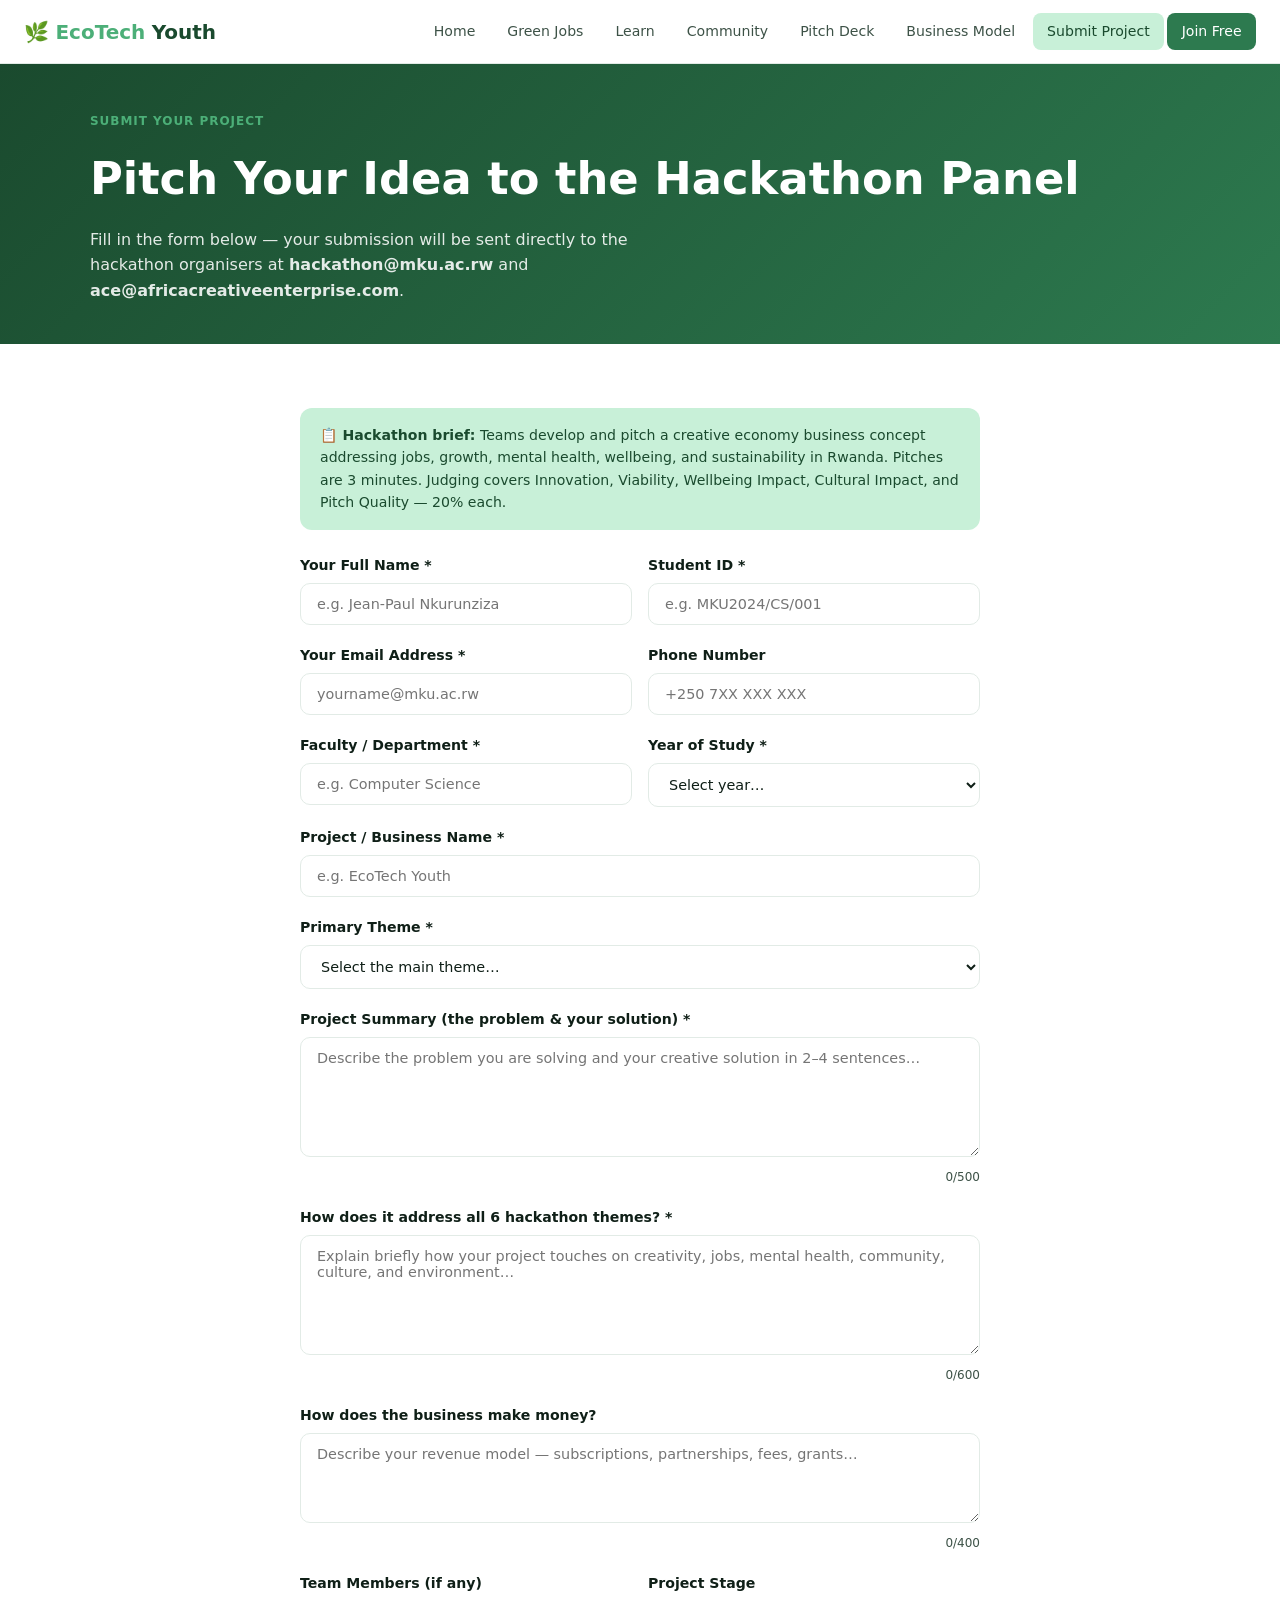
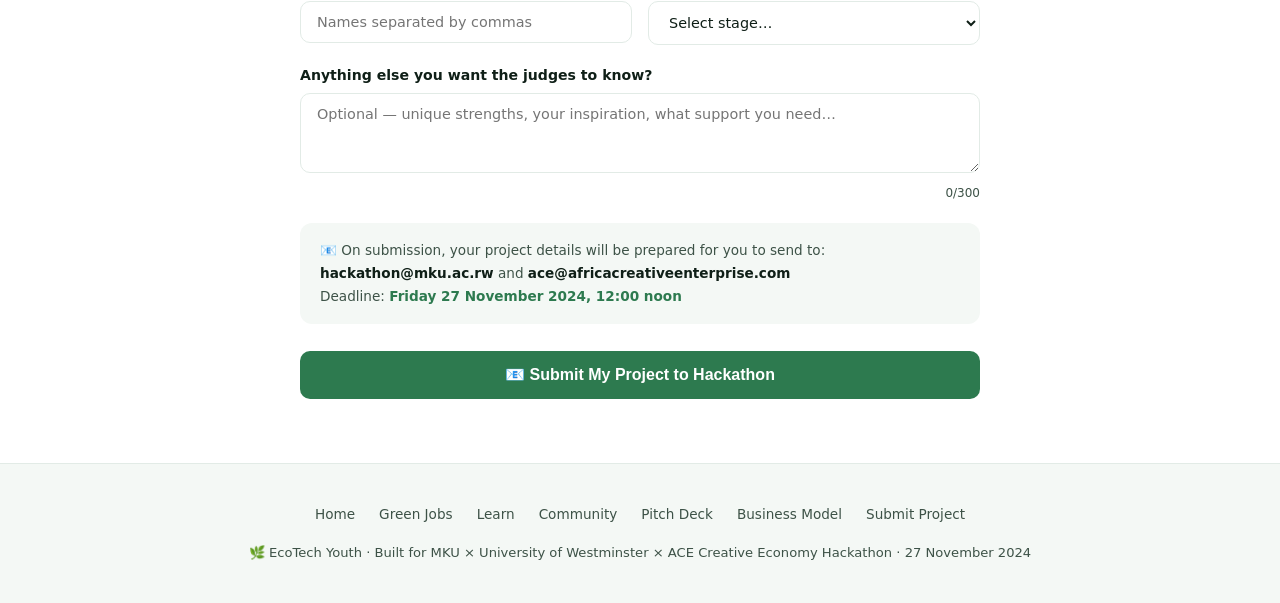
<file: submit.html>
<!DOCTYPE html>
<html lang="en">
<head>
<meta charset="UTF-8">
<meta name="viewport" content="width=device-width, initial-scale=1">
<title>Submit Project — EcoTech Youth</title>
<link rel="stylesheet" href="css/style.css">
</head>
<body>

<nav>
  <div class="logo" onclick="window.location='index.html'">🌿 <span>EcoTech</span>Youth</div>
  <button class="ham" onclick="document.getElementById('navlinks').classList.toggle('open')">☰</button>
  <ul id="navlinks">
    <li><a href="index.html">Home</a></li>
    <li><a href="jobs.html">Green Jobs</a></li>
    <li><a href="learn.html">Learn</a></li>
    <li><a href="community.html">Community</a></li>
    <li><a href="pitch.html">Pitch Deck</a></li>
    <li><a href="enterprise.html">Business Model</a></li>
    <li><a href="submit.html" class="active">Submit Project</a></li>
    <li><a href="index.html#" class="cta">Join Free</a></li>
  </ul>
</nav>

<div class="page-header">
  <div class="container">
    <div class="section-label">Submit Your Project</div>
    <h1>Pitch Your Idea to the Hackathon Panel</h1>
    <p>Fill in the form below — your submission will be sent directly to the hackathon organisers at <strong>hackathon@mku.ac.rw</strong> and <strong>ace@africacreativeenterprise.com</strong>.</p>
  </div>
</div>

<section>
  <div class="form-wrap">
    <div id="form-body">
      <div class="info-box">
        📋 <strong>Hackathon brief:</strong> Teams develop and pitch a creative economy business concept addressing jobs, growth, mental health, wellbeing, and sustainability in Rwanda. Pitches are 3 minutes. Judging covers Innovation, Viability, Wellbeing Impact, Cultural Impact, and Pitch Quality — 20% each.
      </div>

      <div class="form-row">
        <div class="form-group"><label class="form-label">Your Full Name *</label><input class="form-input" id="f-name" type="text" placeholder="e.g. Jean-Paul Nkurunziza"></div>
        <div class="form-group"><label class="form-label">Student ID *</label><input class="form-input" id="f-sid" type="text" placeholder="e.g. MKU2024/CS/001"></div>
      </div>
      <div class="form-row">
        <div class="form-group"><label class="form-label">Your Email Address *</label><input class="form-input" id="f-email" type="email" placeholder="yourname@mku.ac.rw"></div>
        <div class="form-group"><label class="form-label">Phone Number</label><input class="form-input" id="f-phone" type="tel" placeholder="+250 7XX XXX XXX"></div>
      </div>
      <div class="form-row">
        <div class="form-group"><label class="form-label">Faculty / Department *</label><input class="form-input" id="f-fac" type="text" placeholder="e.g. Computer Science"></div>
        <div class="form-group"><label class="form-label">Year of Study *</label>
          <select class="form-select" id="f-year"><option value="">Select year…</option><option>Year 1</option><option>Year 2</option><option>Year 3</option><option>Year 4</option><option>Postgraduate</option></select>
        </div>
      </div>
      <div class="form-group"><label class="form-label">Project / Business Name *</label><input class="form-input" id="f-pname" type="text" placeholder="e.g. EcoTech Youth"></div>
      <div class="form-group"><label class="form-label">Primary Theme *</label>
        <select class="form-select" id="f-theme">
          <option value="">Select the main theme…</option>
          <option>Creativity & Entrepreneurship</option>
          <option>Job Creation & Economic Growth</option>
          <option>Mental Health & Wellbeing</option>
          <option>Community Impact</option>
          <option>Culture & Heritage</option>
          <option>Environmental Sustainability</option>
          <option>Multi-theme (combines all 6)</option>
        </select>
      </div>
      <div class="form-group">
        <label class="form-label">Project Summary (the problem & your solution) *</label>
        <textarea class="form-textarea" id="f-summary" maxlength="500" placeholder="Describe the problem you are solving and your creative solution in 2–4 sentences…"></textarea>
        <div class="char-count"><span id="c-summary">0</span>/500</div>
      </div>
      <div class="form-group">
        <label class="form-label">How does it address all 6 hackathon themes? *</label>
        <textarea class="form-textarea" id="f-themes" maxlength="600" placeholder="Explain briefly how your project touches on creativity, jobs, mental health, community, culture, and environment…"></textarea>
        <div class="char-count"><span id="c-themes">0</span>/600</div>
      </div>
      <div class="form-group">
        <label class="form-label">How does the business make money?</label>
        <textarea class="form-textarea" id="f-rev" style="min-height:90px" maxlength="400" placeholder="Describe your revenue model — subscriptions, partnerships, fees, grants…"></textarea>
        <div class="char-count"><span id="c-rev">0</span>/400</div>
      </div>
      <div class="form-row">
        <div class="form-group"><label class="form-label">Team Members (if any)</label><input class="form-input" id="f-team" type="text" placeholder="Names separated by commas"></div>
        <div class="form-group"><label class="form-label">Project Stage</label>
          <select class="form-select" id="f-stage"><option value="">Select stage…</option><option>Idea / Concept</option><option>Prototype / Demo built</option><option>Pilot / Testing</option><option>Early stage — some users</option></select>
        </div>
      </div>
      <div class="form-group">
        <label class="form-label">Anything else you want the judges to know?</label>
        <textarea class="form-textarea" id="f-extra" style="min-height:80px" maxlength="300" placeholder="Optional — unique strengths, your inspiration, what support you need…"></textarea>
        <div class="char-count"><span id="c-extra">0</span>/300</div>
      </div>
      <div class="info-box-grey">
        📧 On submission, your project details will be prepared for you to send to:<br>
        <strong style="color:var(--ink)">hackathon@mku.ac.rw</strong> and <strong style="color:var(--ink)">ace@africacreativeenterprise.com</strong><br>
        Deadline: <strong style="color:var(--gm)">Friday 27 November 2024, 12:00 noon</strong>
      </div>
      <button class="btn-submit" id="submit-btn">📧 Submit My Project to Hackathon</button>
    </div>

    <div class="success-box" id="succ" style="display:none">
      <span class="big-icon">🎉</span>
      <h3>Project Submitted!</h3>
      <p id="succ-msg" style="color:var(--is);max-width:420px;margin:.5rem auto 2rem">Your project is ready. Click below to open your email app — the message is pre-filled and ready to send.</p>
      <div class="btn-row">
        <button class="btn-solid" id="email-btn">📧 Open in Email App</button>
        <button class="ghost-btn" id="reset-btn">Submit Another</button>
      </div>
      <div class="email-preview" id="email-prev"></div>
    </div>
  </div>
</section>

<div class="toast" id="toast"></div>

<footer>
  <div class="footer-links">
    <a href="index.html">Home</a><a href="jobs.html">Green Jobs</a>
    <a href="learn.html">Learn</a><a href="community.html">Community</a>
    <a href="pitch.html">Pitch Deck</a><a href="enterprise.html">Business Model</a>
    <a href="submit.html">Submit Project</a>
  </div>
  <p class="footer-copy">🌿 EcoTech Youth · Built for MKU × University of Westminster × ACE Creative Economy Hackathon · 27 November 2024</p>
</footer>

<script src="js/main.js"></script>
<script>
let emailHref = '';
const v = id => document.getElementById(id).value.trim();

[['f-summary','c-summary'],['f-themes','c-themes'],['f-rev','c-rev'],['f-extra','c-extra']].forEach(([fid,cid]) => {
  document.getElementById(fid).addEventListener('input', () => {
    document.getElementById(cid).textContent = document.getElementById(fid).value.length;
  });
});

document.getElementById('submit-btn').addEventListener('click', () => {
  if (!v('f-name')||!v('f-email')||!v('f-sid')||!v('f-fac')||
      !document.getElementById('f-year').value||!v('f-pname')||
      !document.getElementById('f-theme').value||!v('f-summary')||!v('f-themes')) {
    showToast('⚠️ Please fill all required fields (*)'); return;
  }
  if (!v('f-email').includes('@')) { showToast('⚠️ Please enter a valid email address'); return; }

  const subj = `Hackathon Project Submission: ${v('f-pname')} — ${v('f-name')} (${v('f-sid')})`;
  const body = `CREATIVE ECONOMY HACKATHON — PROJECT SUBMISSION
MKU × University of Westminster × ACE
Submitted: ${new Date().toLocaleString()}

━━━━━━━━━━━━━━━━━━━━━━━━━━
APPLICANT DETAILS
━━━━━━━━━━━━━━━━━━━━━━━━━━
Name: ${v('f-name')}
Student ID: ${v('f-sid')}
Email: ${v('f-email')}
Phone: ${v('f-phone') || 'Not provided'}
Faculty: ${v('f-fac')}
Year of Study: ${document.getElementById('f-year').value}

━━━━━━━━━━━━━━━━━━━━━━━━━━
PROJECT DETAILS
━━━━━━━━━━━━━━━━━━━━━━━━━━
Project Name: ${v('f-pname')}
Primary Theme: ${document.getElementById('f-theme').value}
Project Stage: ${document.getElementById('f-stage').value || 'Not specified'}
Team Members: ${v('f-team') || 'Solo submission'}

━━━━━━━━━━━━━━━━━━━━━━━━━━
PROJECT SUMMARY
━━━━━━━━━━━━━━━━━━━━━━━━━━
${v('f-summary')}

━━━━━━━━━━━━━━━━━━━━━━━━━━
HOW IT ADDRESSES ALL 6 THEMES
━━━━━━━━━━━━━━━━━━━━━━━━━━
${v('f-themes')}

━━━━━━━━━━━━━━━━━━━━━━━━━━
BUSINESS / REVENUE MODEL
━━━━━━━━━━━━━━━━━━━━━━━━━━
${v('f-rev') || 'Not provided'}

━━━━━━━━━━━━━━━━━━━━━━━━━━
ADDITIONAL INFORMATION
━━━━━━━━━━━━━━━━━━━━━━━━━━
${v('f-extra') || 'None'}

Submitted via EcoTech Youth Platform`;

  emailHref = `mailto:hackathon@mku.ac.rw,ace@africacreativeenterprise.com?subject=${encodeURIComponent(subj)}&body=${encodeURIComponent(body)}&cc=${encodeURIComponent(v('f-email'))}`;
  document.getElementById('form-body').style.display = 'none';
  document.getElementById('succ').style.display = 'block';
  document.getElementById('succ-msg').textContent = `Your submission for "${v('f-pname')}" is ready. Click below to open your email app — the message is pre-filled and ready to send to the judges.`;
  document.getElementById('email-prev').innerHTML = `<strong>📧 To:</strong> hackathon@mku.ac.rw &amp; ace@africacreativeenterprise.com<br><strong>Subject:</strong> ${subj}<br><strong>CC:</strong> ${v('f-email')}`;
});

document.getElementById('email-btn').addEventListener('click', () => { window.location.href = emailHref; });
document.getElementById('reset-btn').addEventListener('click', () => {
  ['f-name','f-sid','f-email','f-phone','f-fac','f-pname','f-team','f-summary','f-themes','f-rev','f-extra'].forEach(id => document.getElementById(id).value = '');
  ['f-year','f-theme','f-stage'].forEach(id => document.getElementById(id).selectedIndex = 0);
  ['c-summary','c-themes','c-rev','c-extra'].forEach(id => document.getElementById(id).textContent = '0');
  document.getElementById('form-body').style.display = 'block';
  document.getElementById('succ').style.display = 'none';
});
</script>
</body>
</html>
</file>
<file: css/style.css>
/* ═══════════════════════════════════════
   EcoTech Youth — Global Styles
═══════════════════════════════════════ */
:root {
  --gd: #1a4a2e;
  --gm: #2d7a4f;
  --gf: #4caf78;
  --gl: #c8f0d8;
  --gl2: #e2ebe6;
  --gs: #f4f8f5;
  --ea: #8b5e3c;
  --el: #f5ede4;
  --sky: #e8f4fd;
  --blue: #4a90d9;
  --ink: #0f1f17;
  --is: #3d5247;
  --wh: #ffffff;
  --radius: 14px;
}
*, *::before, *::after { box-sizing: border-box; margin: 0; padding: 0; }
html { scroll-behavior: smooth; }
body { font-family: 'Segoe UI', system-ui, sans-serif; background: var(--wh); color: var(--ink); font-size: 16px; line-height: 1.6; }
a { text-decoration: none; color: inherit; }

/* ── NAV ── */
nav {
  position: sticky; top: 0; z-index: 100;
  background: var(--wh); border-bottom: 1px solid var(--gl2);
  padding: 0 1.5rem; display: flex; align-items: center;
  justify-content: space-between; height: 64px;
}
.logo {
  font-size: 1.25rem; font-weight: 700; color: var(--gd);
  cursor: pointer; display: flex; align-items: center; gap: .4rem;
}
.logo span { color: var(--gf); }
nav ul { display: flex; gap: .2rem; list-style: none; flex-wrap: wrap; }
nav ul a {
  display: block; padding: .45rem .9rem; border-radius: 8px;
  font-size: .88rem; font-weight: 500; color: var(--is);
  transition: background .15s, color .15s;
}
nav ul a:hover, nav ul a.active { background: var(--gl); color: var(--gd); }
nav ul a.cta { background: var(--gm); color: #fff !important; }
nav ul a.cta:hover { background: var(--gd); }
.ham { display: none; background: none; border: none; font-size: 1.5rem; cursor: pointer; color: var(--ink); }
@media (max-width: 820px) {
  nav ul { display: none; }
  nav ul.open {
    display: flex; flex-direction: column;
    position: absolute; top: 64px; left: 0; right: 0;
    background: var(--wh); border-bottom: 1px solid var(--gl2);
    padding: 1rem; gap: .25rem; z-index: 99;
  }
  .ham { display: block; }
}

/* ── HERO ── */
.hero {
  background: linear-gradient(135deg, var(--gd) 0%, var(--gm) 100%);
  color: #fff; padding: 5rem 2rem 4rem; text-align: center;
  position: relative; overflow: hidden;
}
.hero::before {
  content: ''; position: absolute; inset: 0;
  background: url("data:image/svg+xml,%3Csvg width='60' height='60' viewBox='0 0 60 60' xmlns='http://www.w3.org/2000/svg'%3E%3Cg fill='%23fff' fill-opacity='0.05'%3E%3Cpath d='M36 34v-4h-2v4h-4v2h4v4h2v-4h4v-2h-4zm0-30V0h-2v4h-4v2h4v4h2V6h4V4h-4zM6 34v-4H4v4H0v2h4v4h2v-4h4v-2H6zM6 4V0H4v4H0v2h4v4h2V6h4V4H6z'/%3E%3C/g%3E%3C/svg%3E");
}
.hero-inner { position: relative; max-width: 760px; margin: 0 auto; }
.badge {
  display: inline-block; background: rgba(255,255,255,.15);
  border: 1px solid rgba(255,255,255,.3); padding: .35rem 1rem;
  border-radius: 100px; font-size: .82rem; margin-bottom: 1.5rem;
}
.hero h1 { font-size: clamp(2rem, 5vw, 3.4rem); font-weight: 700; line-height: 1.2; margin-bottom: 1.2rem; }
.hero p { font-size: 1.05rem; opacity: .88; max-width: 540px; margin: 0 auto 2.5rem; }
.hero-btns { display: flex; gap: 1rem; justify-content: center; flex-wrap: wrap; }
.btn-primary {
  background: #fff; color: var(--gd); font-weight: 600; font-size: .95rem;
  padding: .8rem 2rem; border-radius: 10px; border: none; cursor: pointer;
  transition: transform .15s, box-shadow .15s; display: inline-block;
}
.btn-primary:hover { transform: translateY(-2px); box-shadow: 0 8px 24px rgba(0,0,0,.2); }
.btn-outline {
  background: transparent; color: #fff; font-weight: 500; font-size: .95rem;
  padding: .8rem 2rem; border-radius: 10px; border: 1.5px solid rgba(255,255,255,.5);
  cursor: pointer; transition: background .15s; display: inline-block;
}
.btn-outline:hover { background: rgba(255,255,255,.12); }
.hero-stats {
  display: flex; justify-content: center; gap: 3rem;
  margin-top: 3.5rem; padding-top: 2.5rem;
  border-top: 1px solid rgba(255,255,255,.15); flex-wrap: wrap;
}
.stat { text-align: center; }
.num { display: block; font-size: 2rem; font-weight: 700; }
.lbl { font-size: .8rem; opacity: .75; }

/* ── SECTIONS ── */
section { padding: 4rem 2rem; }
.light-bg { background: var(--gs); }
.container { max-width: 1100px; margin: 0 auto; }
.text-center { text-align: center; }
.section-label { font-size: .75rem; font-weight: 700; text-transform: uppercase; letter-spacing: .08em; color: var(--gm); margin-bottom: .75rem; }
h2 { font-size: clamp(1.6rem, 3vw, 2.2rem); font-weight: 700; color: var(--ink); margin-bottom: 1rem; line-height: 1.3; }
.sub-text { color: var(--is); font-size: 1rem; max-width: 580px; margin: 0 auto 2rem; }

/* ── CARD GRID ── */
.card-grid { display: grid; grid-template-columns: repeat(auto-fill, minmax(300px, 1fr)); gap: 1.25rem; margin-top: 2rem; }
.card {
  background: var(--wh); border: 1px solid var(--gl2); border-radius: var(--radius);
  padding: 1.5rem; transition: box-shadow .2s, transform .2s;
  display: flex; flex-direction: column; gap: .75rem;
}
.card:hover { box-shadow: 0 8px 32px rgba(0,0,0,.08); transform: translateY(-3px); }
.card.accent-green { border-left: 4px solid var(--gf); }
.card.accent-earth { border-left: 4px solid var(--ea); }
.card.accent-blue { border-left: 4px solid var(--blue); }
.card.clickable { cursor: pointer; }
.card-icon { font-size: 2rem; }
.card h3 { font-size: 1rem; font-weight: 600; }
.card p { font-size: .9rem; color: var(--is); line-height: 1.6; flex: 1; }

/* ── BUTTONS ── */
.btn-green {
  display: inline-block; background: var(--gl); color: var(--gd);
  font-weight: 600; font-size: .88rem; padding: .55rem 1.2rem;
  border-radius: 8px; border: none; cursor: pointer;
  transition: background .15s; align-self: flex-start;
}
.btn-green:hover { background: var(--gf); color: #fff; }
.btn-solid {
  display: inline-block; background: var(--gm); color: #fff;
  font-weight: 600; font-size: .88rem; padding: .55rem 1.2rem;
  border-radius: 8px; border: none; cursor: pointer;
  transition: background .15s;
}
.btn-solid:hover { background: var(--gd); }
.btn-earth {
  display: inline-block; background: var(--ea); color: #fff;
  font-weight: 600; font-size: .88rem; padding: .55rem 1.4rem;
  border-radius: 8px; border: none; cursor: pointer;
}
.btn-blue {
  display: inline-block; background: var(--blue); color: #fff;
  font-weight: 600; font-size: .88rem; padding: .55rem 1.4rem;
  border-radius: 8px; border: none; cursor: pointer;
}
.btn-row { display: flex; gap: 1rem; justify-content: center; flex-wrap: wrap; margin-top: 1.5rem; }
.btn-submit {
  width: 100%; background: var(--gm); color: #fff; border: none;
  border-radius: 10px; padding: .9rem; font-size: 1rem; font-weight: 600;
  cursor: pointer; transition: background .15s; margin-top: .5rem;
}
.btn-submit:hover { background: var(--gd); }
.ghost-btn {
  background: var(--gs); border: 1.5px solid var(--gl2); border-radius: 8px;
  padding: .5rem 1.2rem; font-size: .9rem; font-weight: 600; color: var(--ink);
  cursor: pointer; transition: all .15s;
}
.ghost-btn:hover:not(:disabled) { background: var(--gl); border-color: var(--gf); color: var(--gd); }
.ghost-btn:disabled { opacity: .35; cursor: not-allowed; }

/* ── FILTERS ── */
.filters { display: flex; gap: .6rem; flex-wrap: wrap; margin-bottom: 2rem; }
.filter-btn {
  background: var(--gs); border: 1.5px solid var(--gl2); border-radius: 100px;
  padding: .4rem 1rem; font-size: .85rem; font-weight: 500; color: var(--is);
  cursor: pointer; transition: all .15s;
}
.filter-btn:hover, .filter-btn.active { background: var(--gl); border-color: var(--gf); color: var(--gd); }

/* ── BADGES ── */
.badge-green { background: var(--gl); color: var(--gd); font-size: .72rem; font-weight: 600; padding: .3rem .75rem; border-radius: 100px; white-space: nowrap; }
.badge-earth { background: var(--el); color: var(--ea); font-size: .72rem; font-weight: 600; padding: .3rem .75rem; border-radius: 100px; }
.badge-sky { background: var(--sky); color: #1a5a7a; font-size: .72rem; font-weight: 600; padding: .3rem .75rem; border-radius: 100px; }
.badge-grey { background: var(--gs); color: var(--is); font-size: .72rem; font-weight: 600; padding: .3rem .75rem; border-radius: 100px; }

/* ── JOB CARDS ── */
.job-top { display: flex; justify-content: space-between; align-items: flex-start; gap: 1rem; }
.job-org { display: flex; align-items: center; gap: .75rem; }
.org-icon { width: 46px; height: 46px; border-radius: 10px; display: flex; align-items: center; justify-content: center; font-size: 1.4rem; flex-shrink: 0; }
.org-name { font-weight: 600; font-size: .9rem; }
.org-loc { font-size: .8rem; color: var(--is); }
.job-title { font-weight: 600; font-size: 1.05rem; }
.job-desc { font-size: .88rem; color: var(--is); line-height: 1.5; flex: 1; }
.job-tags { display: flex; gap: .5rem; flex-wrap: wrap; }
.tag { font-size: .75rem; padding: .25rem .65rem; background: var(--gs); border-radius: 100px; color: var(--is); }
.job-footer { display: flex; justify-content: space-between; align-items: center; padding-top: .75rem; border-top: 1px solid var(--gl2); margin-top: auto; }
.job-pay { font-weight: 600; font-size: .9rem; color: var(--gm); }
.job-dl { font-size: .8rem; color: var(--is); }

/* ── COURSE CARDS ── */
.course-thumb { height: 140px; border-radius: 10px; display: flex; align-items: center; justify-content: center; font-size: 3rem; }
.course-title { font-weight: 600; font-size: 1rem; margin-bottom: .3rem; }
.course-desc { font-size: .88rem; color: var(--is); line-height: 1.5; }
.course-meta { display: flex; justify-content: space-between; align-items: center; font-size: .8rem; color: var(--is); }
.prog-bar { height: 5px; background: var(--gl2); border-radius: 100px; overflow: hidden; margin-top: .3rem; }
.prog-fill { height: 100%; background: var(--gf); border-radius: 100px; }

/* ── COMMUNITY CARDS ── */
.community-grid { display: grid; grid-template-columns: 1fr 1fr; gap: 1.25rem; }
@media (max-width: 700px) { .community-grid { grid-template-columns: 1fr; } }
.project-head { display: flex; align-items: center; gap: .75rem; }
.project-icon { width: 48px; height: 48px; border-radius: 12px; display: flex; align-items: center; justify-content: center; font-size: 1.5rem; flex-shrink: 0; }
.project-title { font-weight: 600; font-size: 1rem; }
.project-author { font-size: .8rem; color: var(--is); }
.fund-row { display: flex; justify-content: space-between; align-items: center; padding-top: .75rem; border-top: 1px solid var(--gl2); }
.fund-bar { flex: 1; height: 6px; background: var(--gl2); border-radius: 100px; overflow: hidden; margin: 0 1rem; }
.fund-fill { height: 100%; background: linear-gradient(90deg, var(--gf), var(--gm)); border-radius: 100px; }
.fund-pct { font-weight: 700; font-size: .85rem; color: var(--gm); }
.fund-lbl { font-size: .78rem; color: var(--is); white-space: nowrap; }

/* ── PITCH SLIDES ── */
.slide-nav { display: flex; align-items: center; justify-content: space-between; margin-bottom: 1.5rem; gap: 1rem; }
.slide-counter { font-size: .9rem; color: var(--is); font-weight: 500; }
.dots { display: flex; gap: .5rem; }
.dot { width: 8px; height: 8px; border-radius: 50%; background: var(--gl2); cursor: pointer; transition: background .15s; }
.dot.active { background: var(--gm); }
.slide {
  display: none; background: linear-gradient(135deg, var(--gd), var(--gm));
  border-radius: 20px; padding: 3rem 2.5rem; color: #fff;
  min-height: 380px; position: relative; overflow: hidden;
  flex-direction: column; justify-content: center;
}
.slide.active { display: flex; }
.slide::before { content: ''; position: absolute; top: -40px; right: -40px; width: 200px; height: 200px; background: rgba(255,255,255,.05); border-radius: 50%; }
.slide-num { font-size: .75rem; opacity: .6; margin-bottom: .8rem; font-weight: 500; }
.slide-emoji { font-size: 3rem; margin-bottom: .8rem; }
.slide-title { font-size: clamp(1.5rem, 3vw, 2.2rem); font-weight: 700; margin-bottom: 1.2rem; line-height: 1.2; }
.slide-body { font-size: .95rem; opacity: .9; line-height: 1.7; max-width: 640px; }
.slide-body ul { padding-left: 1.25rem; margin-top: .5rem; }
.slide-body li { margin-bottom: .4rem; }
.slide-cols { display: grid; grid-template-columns: 1fr 1fr; gap: 1.5rem; margin-top: 1rem; }
@media (max-width: 600px) { .slide-cols { grid-template-columns: 1fr; } }
.slide-col { background: rgba(255,255,255,.12); border-radius: 12px; padding: 1rem; }
.slide-col h4 { font-size: .9rem; font-weight: 600; margin-bottom: .5rem; }
.slide-col p { font-size: .82rem; opacity: .88; line-height: 1.6; }
.timer-bar { position: absolute; bottom: 0; left: 0; height: 3px; background: var(--gf); transition: width .3s; }
.slide-controls { display: flex; gap: 1rem; flex-wrap: wrap; margin-top: 1.5rem; }

/* ── ENTERPRISE ── */
.biz-grid { display: grid; grid-template-columns: repeat(auto-fill, minmax(260px, 1fr)); gap: 1.25rem; margin-bottom: 2.5rem; }
.biz-card { border-radius: var(--radius); padding: 1.5rem; border: 1px solid var(--gl2); }
.rev-row { display: flex; align-items: center; gap: 1rem; padding: .85rem 1.2rem; background: var(--gs); border-radius: 10px; margin-bottom: .6rem; }
.rev-name { font-weight: 600; font-size: .9rem; flex: 1; }
.rev-amount { font-weight: 700; font-size: .9rem; color: var(--gm); }
.rev-bar-wrap { flex: 2; height: 8px; background: var(--gl2); border-radius: 100px; overflow: hidden; }
.rev-bar { height: 100%; background: linear-gradient(90deg, var(--gf), var(--gm)); border-radius: 100px; }

/* ── SUBMIT FORM ── */
.form-wrap { max-width: 680px; margin: 0 auto; }
.form-group { margin-bottom: 1.2rem; }
.form-label { display: block; font-weight: 600; font-size: .88rem; margin-bottom: .4rem; }
.form-input, .form-textarea, .form-select {
  width: 100%; border: 1.5px solid var(--gl2); border-radius: 10px;
  padding: .75rem 1rem; font-family: inherit; font-size: .9rem;
  color: var(--ink); background: var(--wh); outline: none;
  transition: border-color .15s;
}
.form-input:focus, .form-textarea:focus, .form-select:focus { border-color: var(--gf); }
.form-textarea { resize: vertical; min-height: 120px; }
.form-row { display: grid; grid-template-columns: 1fr 1fr; gap: 1rem; }
@media (max-width: 600px) { .form-row { grid-template-columns: 1fr; } }
.char-count { font-size: .75rem; color: var(--is); text-align: right; margin-top: .2rem; }
.info-box { background: var(--gl); border-radius: 12px; padding: 1rem 1.25rem; font-size: .88rem; color: var(--gd); line-height: 1.6; margin-bottom: 1.5rem; }
.info-box-grey { background: var(--gs); border-radius: 12px; padding: 1rem 1.25rem; font-size: .85rem; color: var(--is); line-height: 1.7; margin-bottom: 1.2rem; }
.success-box { text-align: center; padding: 3rem 1rem; }
.success-box .big-icon { font-size: 4rem; display: block; margin-bottom: 1rem; }
.success-box h3 { font-size: 1.5rem; margin-bottom: .75rem; }
.email-preview { background: var(--gl); border-radius: 12px; padding: 1rem 1.5rem; font-size: .85rem; color: var(--gd); text-align: left; line-height: 1.7; margin-top: 1.5rem; }

/* ── DETAIL MODALS ── */
.modal-overlay {
  display: none; position: fixed; inset: 0;
  background: rgba(0,0,0,.55); z-index: 200;
  align-items: flex-start; justify-content: center;
  padding: 2rem 1rem; overflow-y: auto;
}
.modal-overlay.open { display: flex; }
.modal-box {
  background: var(--wh); border-radius: 20px; padding: 2rem;
  max-width: 620px; width: 100%; position: relative; margin: auto;
}
.modal-close {
  position: absolute; top: 1rem; right: 1rem;
  background: var(--gs); border: none; border-radius: 8px;
  width: 36px; height: 36px; cursor: pointer; font-size: 1.1rem; color: var(--is);
}
.modal-header { display: flex; align-items: center; gap: 1rem; margin-bottom: 1.5rem; }
.modal-icon { width: 56px; height: 56px; border-radius: 14px; display: flex; align-items: center; justify-content: center; font-size: 1.8rem; flex-shrink: 0; }
.modal-org { font-weight: 600; }
.modal-loc { font-size: .85rem; color: var(--is); }
.modal-title { font-size: 1.4rem; font-weight: 700; line-height: 1.3; margin-bottom: 1rem; }
.modal-info-row { display: flex; gap: 1.5rem; flex-wrap: wrap; margin-bottom: 1.2rem; }
.modal-info-item .info-label { font-size: .75rem; color: var(--is); margin-bottom: .2rem; }
.modal-info-item .info-val { font-weight: 600; font-size: .95rem; }
.modal-section { margin-bottom: 1.2rem; }
.modal-section-label { font-size: .75rem; font-weight: 700; text-transform: uppercase; letter-spacing: .06em; color: var(--gm); margin-bottom: .5rem; }
.modal-section p, .modal-section-text { font-size: .9rem; color: var(--is); line-height: 1.6; }
.modal-list { padding-left: 1.2rem; }
.modal-list li { font-size: .9rem; color: var(--is); margin-bottom: .35rem; }
.modal-actions { display: flex; gap: 1rem; margin-top: 1.5rem; flex-wrap: wrap; }
.module-list { display: flex; flex-direction: column; gap: .5rem; }
.module-item { display: flex; align-items: center; gap: .75rem; padding: .65rem 1rem; background: var(--gs); border-radius: 10px; font-size: .88rem; }
.module-num { width: 28px; height: 28px; border-radius: 50%; background: var(--gl); color: var(--gd); font-weight: 700; font-size: .8rem; display: flex; align-items: center; justify-content: center; flex-shrink: 0; }
.module-done { background: var(--gm) !important; color: #fff !important; }
.project-stats { display: grid; grid-template-columns: 1fr 1fr 1fr; gap: 1rem; margin: 1.2rem 0; text-align: center; }
.proj-stat { background: var(--gs); border-radius: 10px; padding: .75rem; }
.proj-stat-num { font-weight: 700; font-size: 1.1rem; color: var(--gm); display: block; }
.proj-stat-lbl { font-size: .75rem; color: var(--is); }

/* ── IMPACT STRIP ── */
.impact-strip { background: var(--gd); color: #fff; padding: 3rem 2rem; }
.impact-grid { display: grid; grid-template-columns: repeat(auto-fit, minmax(200px, 1fr)); gap: 2rem; text-align: center; }
.inum { font-size: 2.5rem; font-weight: 700; color: var(--gf); display: block; }
.ilbl { font-size: .85rem; opacity: .8; }

/* ── TOAST ── */
.toast {
  position: fixed; bottom: 2rem; right: 2rem;
  background: var(--gd); color: #fff;
  padding: .85rem 1.5rem; border-radius: 10px;
  font-size: .9rem; font-weight: 500; z-index: 300;
  transform: translateY(100px); opacity: 0;
  transition: transform .3s, opacity .3s; max-width: 320px;
}
.toast.show { transform: translateY(0); opacity: 1; }

/* ── FOOTER ── */
footer { background: var(--gs); border-top: 1px solid var(--gl2); padding: 2.5rem 2rem; text-align: center; }
.footer-links { display: flex; justify-content: center; gap: 1.5rem; margin-bottom: 1rem; flex-wrap: wrap; }
.footer-links a { font-size: .85rem; color: var(--is); transition: color .15s; }
.footer-links a:hover { color: var(--gm); }
.footer-copy { font-size: .82rem; color: var(--is); }

/* ── PAGE HEADER ── */
.page-header { background: linear-gradient(135deg, var(--gd), var(--gm)); color: #fff; padding: 3rem 2rem 2.5rem; }
.page-header .section-label { color: var(--gf); }
.page-header h1 { font-size: clamp(1.8rem, 4vw, 2.8rem); font-weight: 700; margin-bottom: .75rem; }
.page-header p { opacity: .88; max-width: 600px; }
</file>
